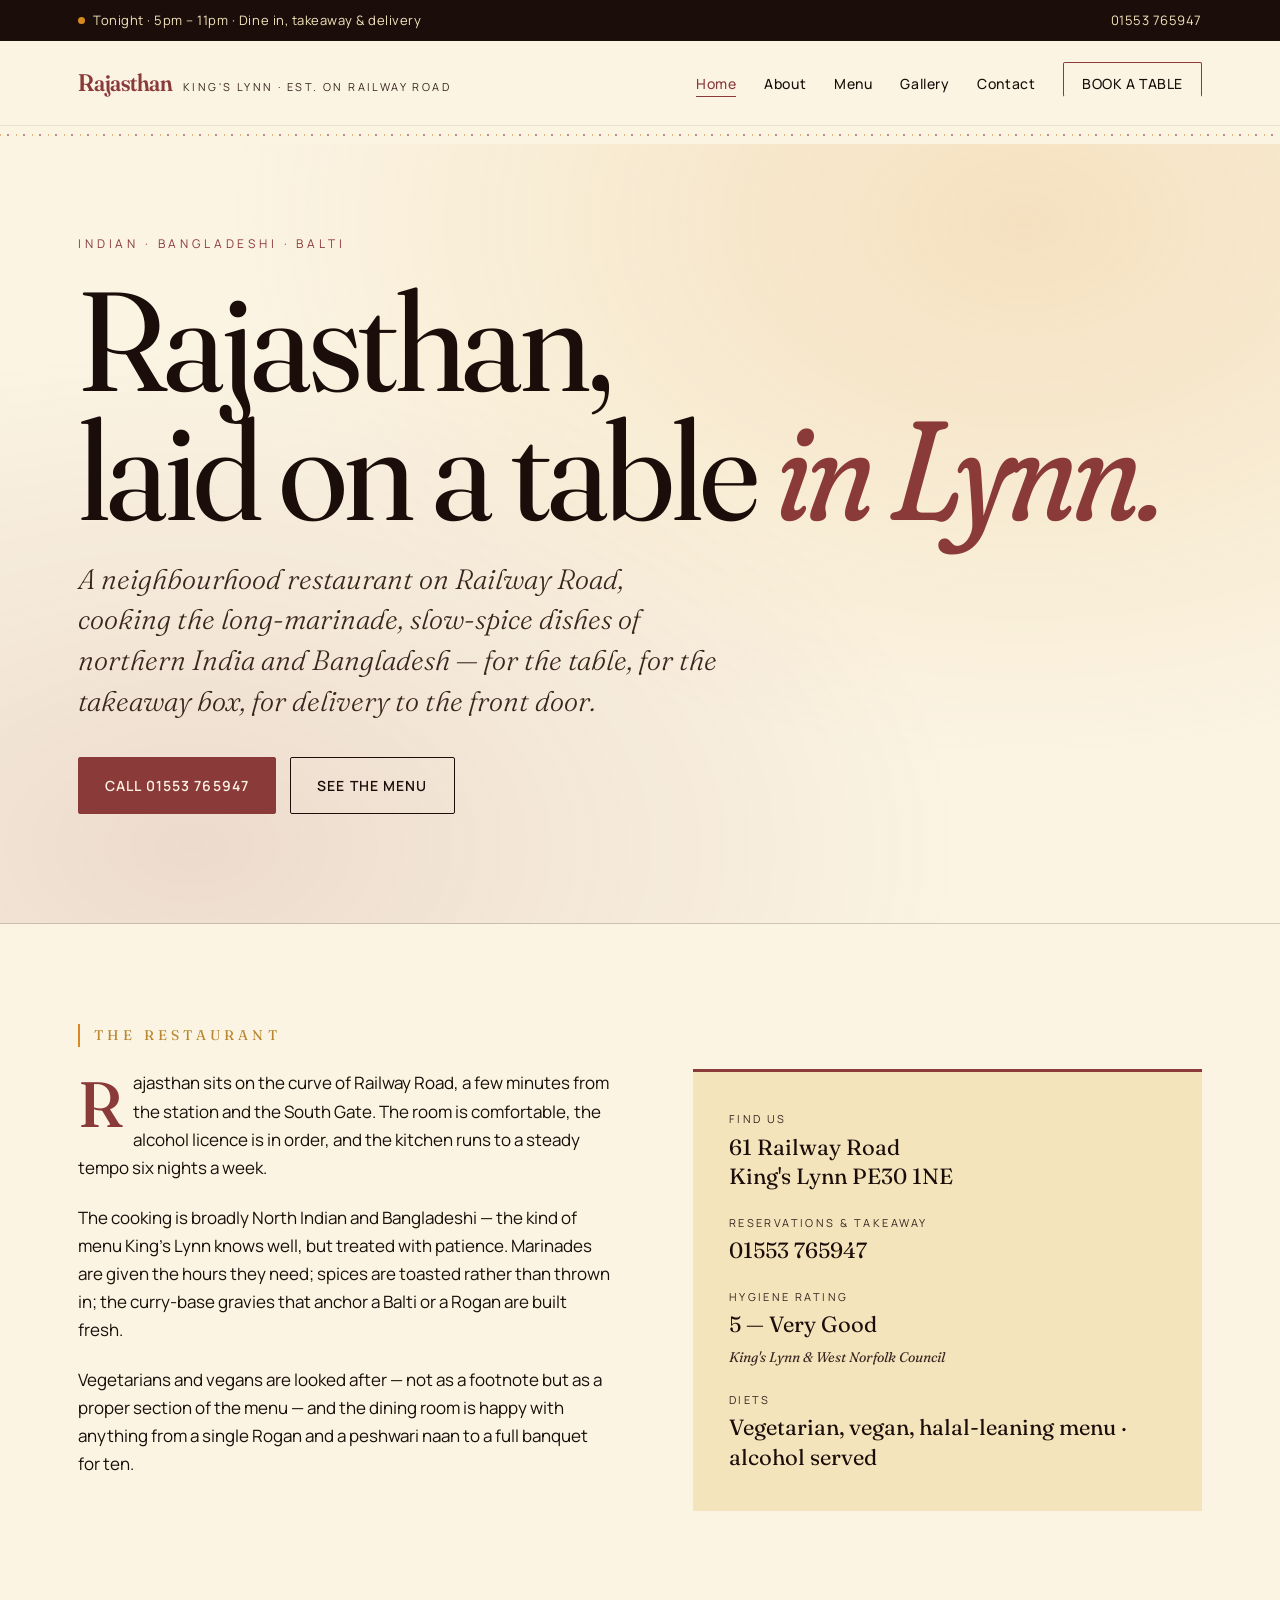
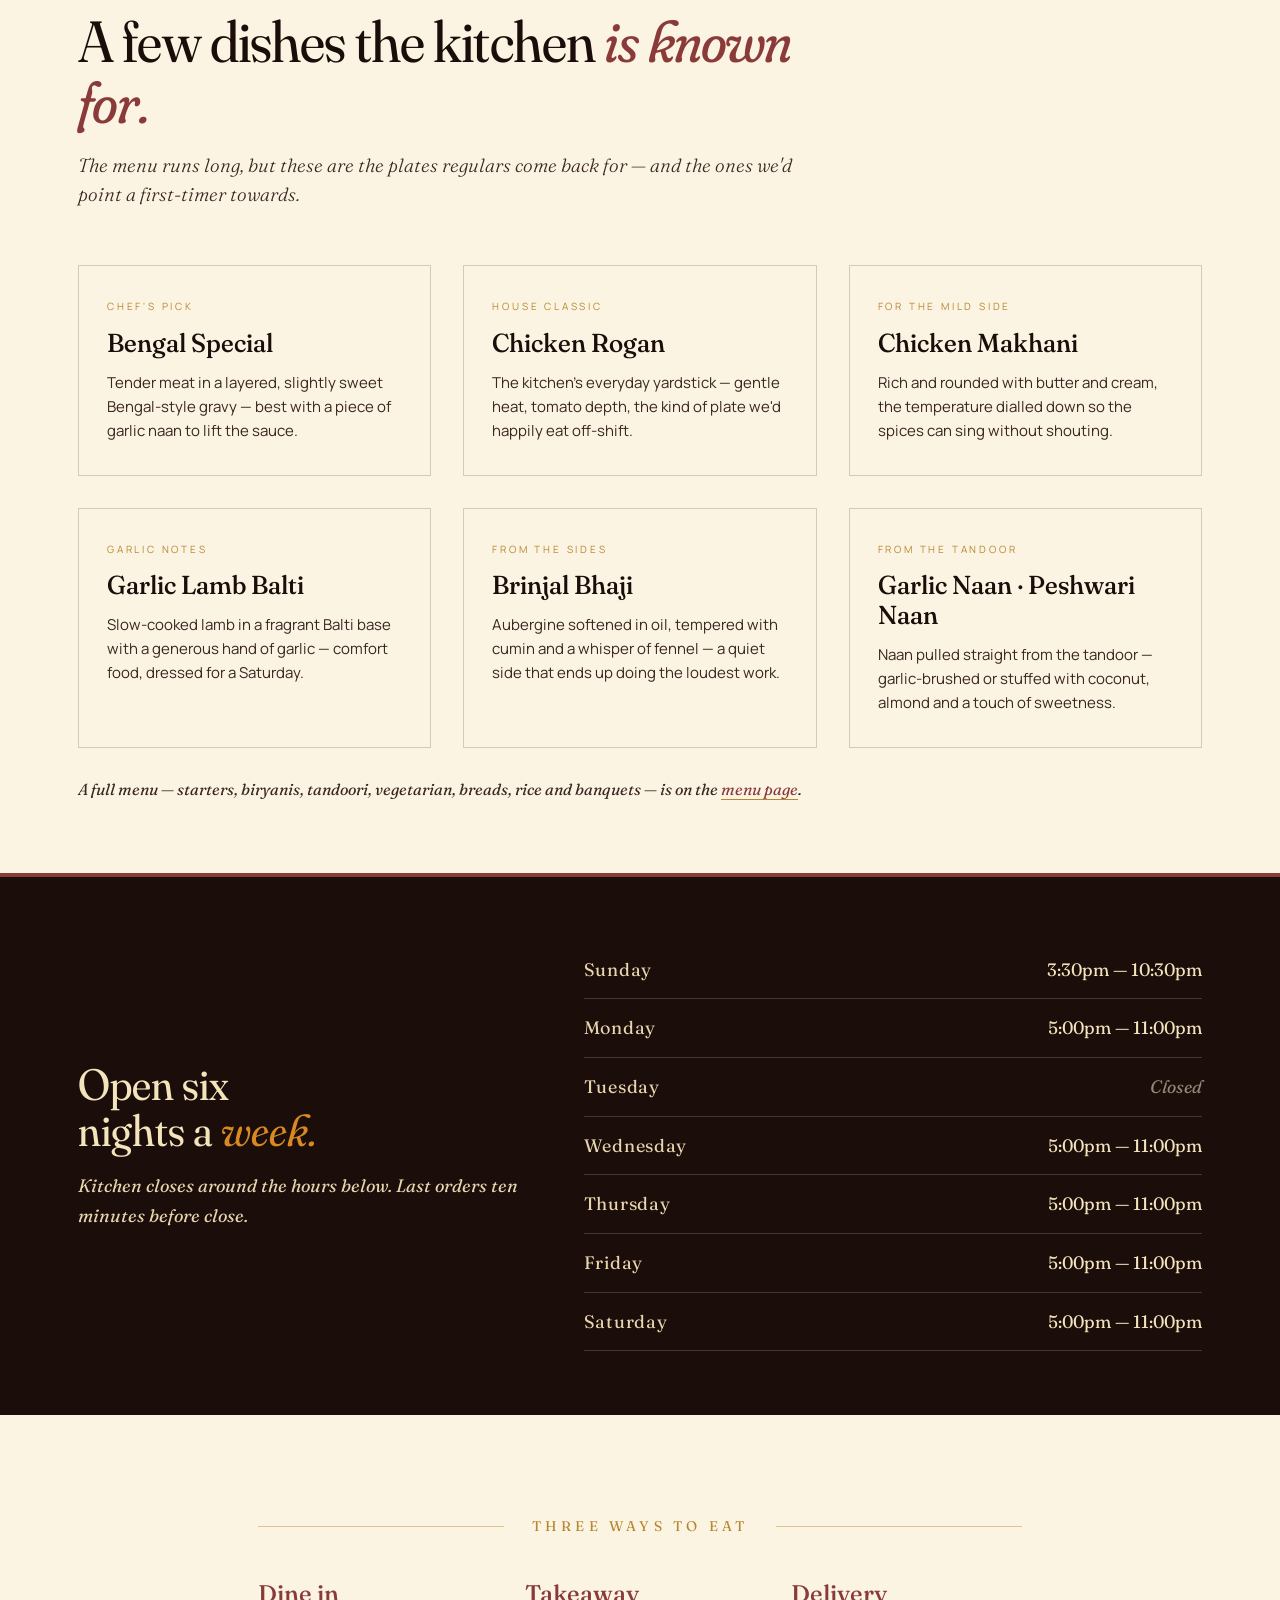
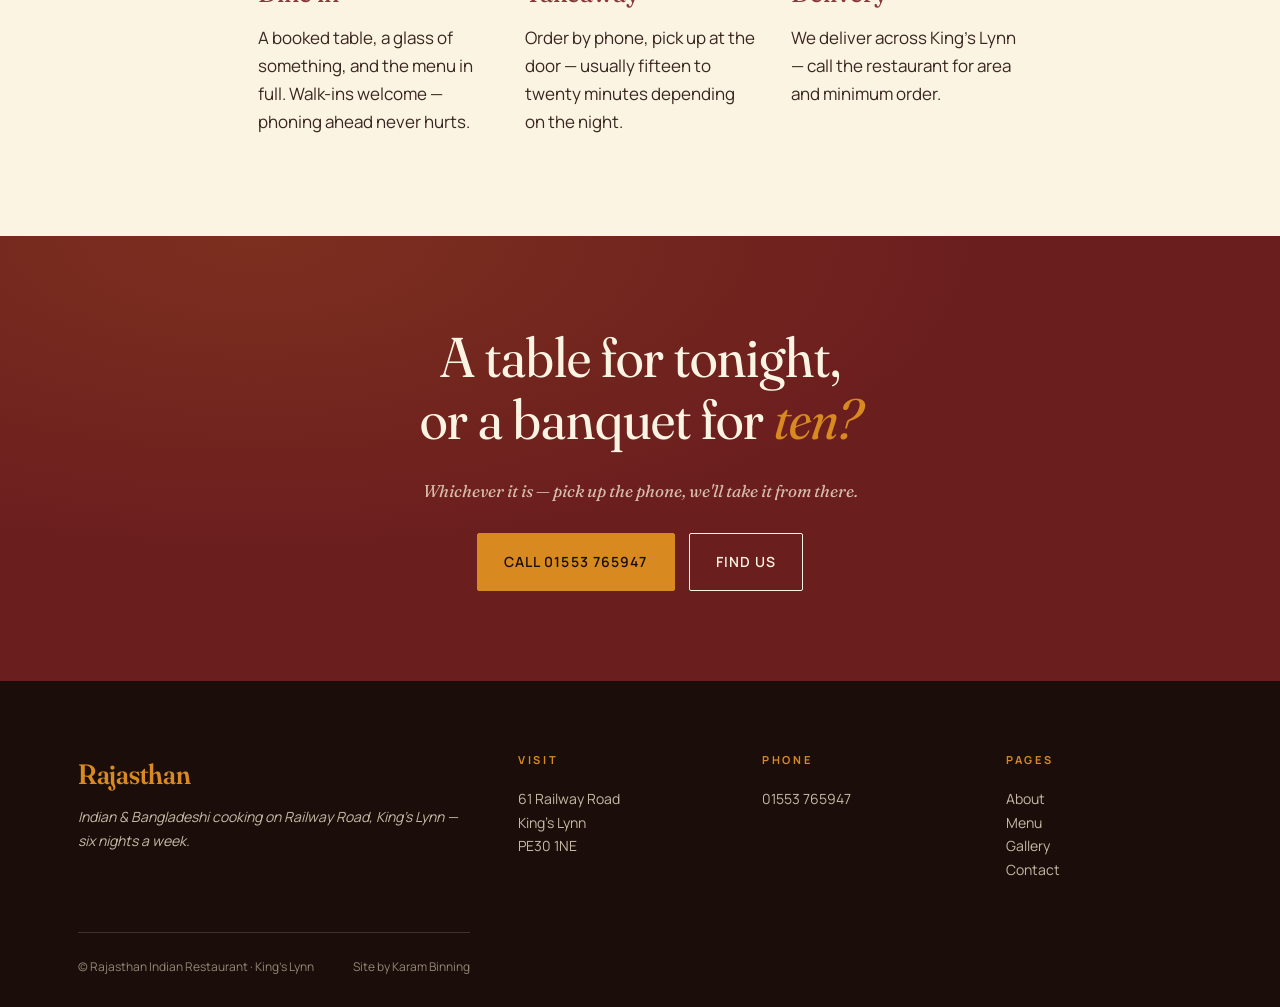
<file: index.html>
<!DOCTYPE html>
<html lang="en">
<head>
<meta charset="utf-8">
<meta name="viewport" content="width=device-width, initial-scale=1">
<title>Rajasthan Indian Restaurant — King's Lynn</title>
<meta name="description" content="Rajasthan Indian Restaurant on Railway Road, King's Lynn. Indian and Bangladeshi cooking, Balti, vegetarian and vegan. Open Sunday and Monday to Saturday — closed Tuesdays.">
<link rel="stylesheet" href="style.css">
</head>
<body>

<div class="topbar">
  <div class="wrap">
    <span class="open-status">Tonight · 5pm – 11pm · Dine in, takeaway &amp; delivery</span>
    <a href="tel:+441553765947">01553 765947</a>
  </div>
</div>

<header class="site-header">
  <div class="wrap">
    <a href="index.html" class="brand">
      <span class="brand-mark">Rajasthan</span>
      <span class="brand-sub">King's Lynn · est. on Railway Road</span>
    </a>
    <nav class="main-nav">
      <ul>
        <li><a href="index.html" class="is-current">Home</a></li>
        <li><a href="about.html">About</a></li>
        <li><a href="services.html">Menu</a></li>
        <li><a href="gallery.html">Gallery</a></li>
        <li><a href="contact.html">Contact</a></li>
        <li><a href="tel:+441553765947" class="nav-cta">Book a table</a></li>
      </ul>
    </nav>
  </div>
</header>

<div class="jali"></div>

<section class="hero">
  <div class="wrap">
    <p class="hero-eyebrow">Indian &middot; Bangladeshi &middot; Balti</p>
    <h1>Rajasthan,<br>laid on a table <span class="accent">in&nbsp;Lynn.</span></h1>
    <p class="hero-lede">A neighbourhood restaurant on Railway Road, cooking the long-marinade, slow-spice dishes of northern India and Bangladesh — for the table, for the takeaway box, for delivery to the front door.</p>
    <div class="hero-meta">
      <a href="tel:+441553765947" class="btn btn-primary">Call 01553 765947</a>
      <a href="services.html" class="btn btn-ghost">See the menu</a>
    </div>
  </div>
</section>

<section>
  <div class="wrap">
    <p class="rule left"><span class="rule-text">The restaurant</span></p>
    <div class="intro-grid">
      <div class="lead">
        <p>Rajasthan sits on the curve of Railway Road, a few minutes from the station and the South Gate. The room is comfortable, the alcohol licence is in order, and the kitchen runs to a steady tempo six nights a week.</p>
        <p>The cooking is broadly North Indian and Bangladeshi — the kind of menu King's Lynn knows well, but treated with patience. Marinades are given the hours they need; spices are toasted rather than thrown in; the curry-base gravies that anchor a Balti or a Rogan are built fresh.</p>
        <p>Vegetarians and vegans are looked after — not as a footnote but as a proper section of the menu — and the dining room is happy with anything from a single Rogan and a peshwari naan to a full banquet for ten.</p>
      </div>
      <aside class="facts">
        <dl>
          <dt>Find us</dt>
          <dd>61 Railway Road<br>King's Lynn PE30 1NE</dd>
          <dt>Reservations &amp; takeaway</dt>
          <dd><a href="tel:+441553765947">01553 765947</a></dd>
          <dt>Hygiene rating</dt>
          <dd>5 — Very Good<br><span style="font-size:14px;color:var(--ink-soft);font-style:italic;">King's Lynn &amp; West Norfolk Council</span></dd>
          <dt>Diets</dt>
          <dd>Vegetarian, vegan, halal-leaning menu &middot; alcohol served</dd>
        </dl>
      </aside>
    </div>
  </div>
</section>

<section class="tight" style="padding-top:0;">
  <div class="wrap">
    <header class="section-head">
      <h2>A few dishes the kitchen <em>is known for.</em></h2>
      <p>The menu runs long, but these are the plates regulars come back for — and the ones we'd point a first-timer towards.</p>
    </header>
    <div class="dish-grid">
      <article class="dish-card reveal">
        <span class="badge">Chef's pick</span>
        <h3>Bengal Special</h3>
        <p>Tender meat in a layered, slightly sweet Bengal-style gravy — best with a piece of garlic naan to lift the sauce.</p>
      </article>
      <article class="dish-card reveal">
        <span class="badge">House classic</span>
        <h3>Chicken Rogan</h3>
        <p>The kitchen's everyday yardstick — gentle heat, tomato depth, the kind of plate we'd happily eat off-shift.</p>
      </article>
      <article class="dish-card reveal">
        <span class="badge">For the mild side</span>
        <h3>Chicken Makhani</h3>
        <p>Rich and rounded with butter and cream, the temperature dialled down so the spices can sing without shouting.</p>
      </article>
      <article class="dish-card reveal">
        <span class="badge">Garlic notes</span>
        <h3>Garlic Lamb Balti</h3>
        <p>Slow-cooked lamb in a fragrant Balti base with a generous hand of garlic — comfort food, dressed for a Saturday.</p>
      </article>
      <article class="dish-card reveal">
        <span class="badge">From the sides</span>
        <h3>Brinjal Bhaji</h3>
        <p>Aubergine softened in oil, tempered with cumin and a whisper of fennel — a quiet side that ends up doing the loudest work.</p>
      </article>
      <article class="dish-card reveal">
        <span class="badge">From the tandoor</span>
        <h3>Garlic Naan &middot; Peshwari Naan</h3>
        <p>Naan pulled straight from the tandoor — garlic-brushed or stuffed with coconut, almond and a touch of sweetness.</p>
      </article>
    </div>
    <p style="margin-top:28px;font-family:'Fraunces',serif;font-style:italic;color:var(--ink-soft);font-size:16px;">A full menu — starters, biryanis, tandoori, vegetarian, breads, rice and banquets — is on the <a href="services.html" style="color:var(--red);border-bottom:1px solid var(--gold);">menu page</a>.</p>
  </div>
</section>

<section class="hours-band">
  <div class="wrap">
    <div>
      <h2>Open six<br>nights a <em>week.</em></h2>
      <p style="margin-top:18px;font-family:'Fraunces',serif;font-style:italic;font-size:18px;color:var(--sand-deep);">Kitchen closes around the hours below. Last orders ten minutes before close.</p>
    </div>
    <table class="hours-table">
      <tr><td>Sunday</td><td>3:30pm — 10:30pm</td></tr>
      <tr><td>Monday</td><td>5:00pm — 11:00pm</td></tr>
      <tr><td>Tuesday</td><td class="closed">Closed</td></tr>
      <tr><td>Wednesday</td><td>5:00pm — 11:00pm</td></tr>
      <tr><td>Thursday</td><td>5:00pm — 11:00pm</td></tr>
      <tr><td>Friday</td><td>5:00pm — 11:00pm</td></tr>
      <tr><td>Saturday</td><td>5:00pm — 11:00pm</td></tr>
    </table>
  </div>
</section>

<section>
  <div class="wrap-narrow" style="text-align:center;">
    <p class="rule"><span style="background:var(--cream);padding:0 14px;">Three ways to eat</span></p>
    <div style="display:grid;grid-template-columns:repeat(3,1fr);gap:36px;margin-top:36px;text-align:left;" class="three-ways">
      <div>
        <h3 style="font-family:'Fraunces',serif;font-weight:500;font-size:24px;color:var(--red);margin-bottom:10px;">Dine in</h3>
        <p style="color:var(--ink-soft);">A booked table, a glass of something, and the menu in full. Walk-ins welcome — phoning ahead never hurts.</p>
      </div>
      <div>
        <h3 style="font-family:'Fraunces',serif;font-weight:500;font-size:24px;color:var(--red);margin-bottom:10px;">Takeaway</h3>
        <p style="color:var(--ink-soft);">Order by phone, pick up at the door — usually fifteen to twenty minutes depending on the night.</p>
      </div>
      <div>
        <h3 style="font-family:'Fraunces',serif;font-weight:500;font-size:24px;color:var(--red);margin-bottom:10px;">Delivery</h3>
        <p style="color:var(--ink-soft);">We deliver across King's Lynn — call the restaurant for area and minimum order.</p>
      </div>
    </div>
  </div>
</section>

<section class="cta-band">
  <div class="wrap-narrow">
    <h2>A table for tonight,<br>or a banquet for <em>ten?</em></h2>
    <p class="meta">Whichever it is — pick up the phone, we'll take it from there.</p>
    <div style="display:flex;gap:14px;justify-content:center;flex-wrap:wrap;">
      <a href="tel:+441553765947" class="btn btn-primary">Call 01553 765947</a>
      <a href="contact.html" class="btn btn-ghost">Find us</a>
    </div>
  </div>
</section>

<footer>
  <div class="wrap">
    <div>
      <div class="brand-mark">Rajasthan</div>
      <p style="font-style:italic;">Indian &amp; Bangladeshi cooking on Railway Road, King's Lynn — six nights a week.</p>
    </div>
    <div>
      <h5>Visit</h5>
      <p>61 Railway Road<br>King's Lynn<br>PE30 1NE</p>
    </div>
    <div>
      <h5>Phone</h5>
      <p><a href="tel:+441553765947">01553 765947</a></p>
    </div>
    <div>
      <h5>Pages</h5>
      <ul>
        <li><a href="about.html">About</a></li>
        <li><a href="services.html">Menu</a></li>
        <li><a href="gallery.html">Gallery</a></li>
        <li><a href="contact.html">Contact</a></li>
      </ul>
    </div>
  </div>
  <div class="wrap">
    <div class="legal">
      <span>&copy; Rajasthan Indian Restaurant · King's Lynn</span>
      <span>Site by Karam Binning</span>
    </div>
  </div>
</footer>

<script>
  const io = new IntersectionObserver((entries) => {
    entries.forEach(e => { if (e.isIntersecting) { e.target.classList.add('in'); io.unobserve(e.target); }});
  }, { threshold: 0.18 });
  document.querySelectorAll('.reveal').forEach(el => io.observe(el));
</script>

</body>
</html>
</file>
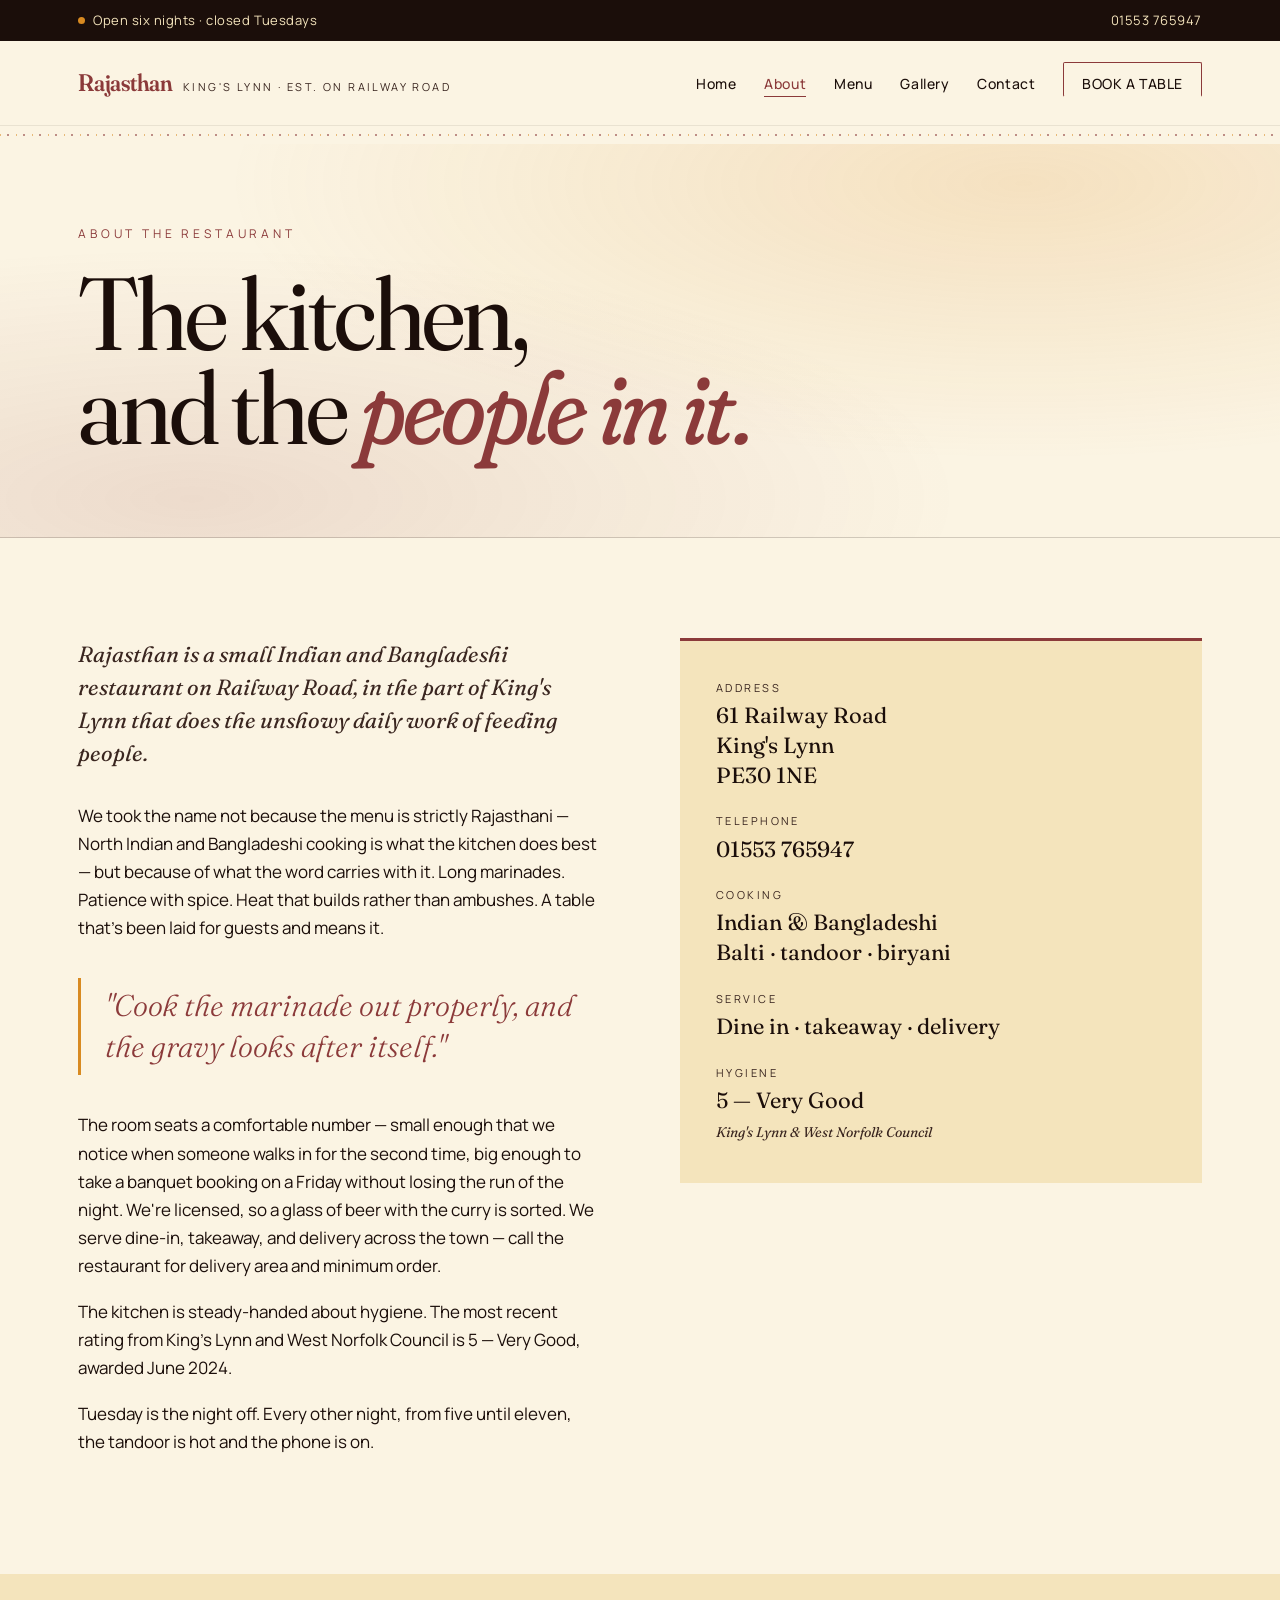
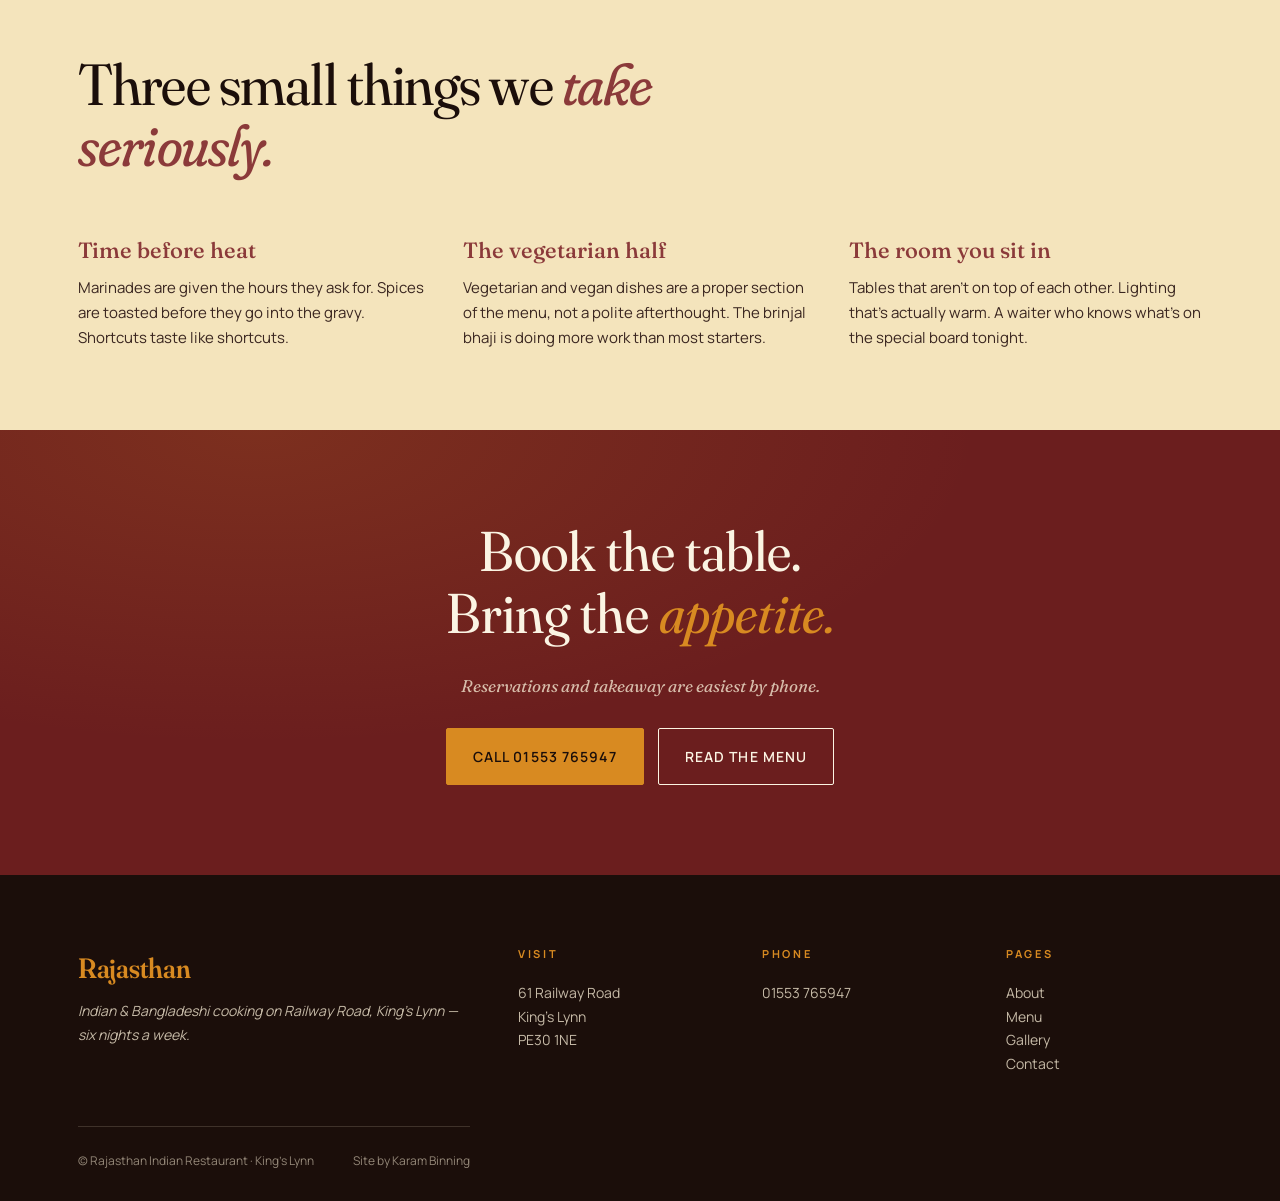
<file: about.html>
<!DOCTYPE html>
<html lang="en">
<head>
<meta charset="utf-8">
<meta name="viewport" content="width=device-width, initial-scale=1">
<title>About — Rajasthan Indian Restaurant, King's Lynn</title>
<meta name="description" content="A small, steady Indian and Bangladeshi restaurant on Railway Road in King's Lynn. How we cook, what we look after, and how to find us.">
<link rel="stylesheet" href="style.css">
</head>
<body>

<div class="topbar">
  <div class="wrap">
    <span class="open-status">Open six nights · closed Tuesdays</span>
    <a href="tel:+441553765947">01553 765947</a>
  </div>
</div>

<header class="site-header">
  <div class="wrap">
    <a href="index.html" class="brand">
      <span class="brand-mark">Rajasthan</span>
      <span class="brand-sub">King's Lynn · est. on Railway Road</span>
    </a>
    <nav class="main-nav">
      <ul>
        <li><a href="index.html">Home</a></li>
        <li><a href="about.html" class="is-current">About</a></li>
        <li><a href="services.html">Menu</a></li>
        <li><a href="gallery.html">Gallery</a></li>
        <li><a href="contact.html">Contact</a></li>
        <li><a href="tel:+441553765947" class="nav-cta">Book a table</a></li>
      </ul>
    </nav>
  </div>
</header>

<div class="jali"></div>

<section class="hero" style="padding:80px 0 60px;">
  <div class="wrap">
    <p class="hero-eyebrow">About the restaurant</p>
    <h1 style="font-size:clamp(48px,8vw,108px);">The kitchen,<br>and the <span class="accent">people in it.</span></h1>
  </div>
</section>

<section>
  <div class="wrap">
    <div class="about-grid">
      <div>
        <p style="font-family:'Fraunces',serif;font-style:italic;font-size:22px;line-height:1.5;color:var(--ink-soft);margin-bottom:32px;">Rajasthan is a small Indian and Bangladeshi restaurant on Railway Road, in the part of King's Lynn that does the unshowy daily work of feeding people.</p>

        <p>We took the name not because the menu is strictly Rajasthani — North Indian and Bangladeshi cooking is what the kitchen does best — but because of what the word carries with it. Long marinades. Patience with spice. Heat that builds rather than ambushes. A table that's been laid for guests and means it.</p>

        <div class="pullquote">"Cook the marinade out properly, and the gravy looks after itself."</div>

        <p>The room seats a comfortable number — small enough that we notice when someone walks in for the second time, big enough to take a banquet booking on a Friday without losing the run of the night. We're licensed, so a glass of beer with the curry is sorted. We serve dine-in, takeaway, and delivery across the town — call the restaurant for delivery area and minimum order.</p>

        <p>The kitchen is steady-handed about hygiene. The most recent rating from King's Lynn and West Norfolk Council is 5 — Very Good, awarded June 2024.</p>

        <p>Tuesday is the night off. Every other night, from five until eleven, the tandoor is hot and the phone is on.</p>
      </div>

      <aside class="col-right">
        <div class="facts">
          <dl>
            <dt>Address</dt>
            <dd>61 Railway Road<br>King's Lynn<br>PE30 1NE</dd>
            <dt>Telephone</dt>
            <dd><a href="tel:+441553765947">01553 765947</a></dd>
            <dt>Cooking</dt>
            <dd>Indian &amp; Bangladeshi<br>Balti &middot; tandoor &middot; biryani</dd>
            <dt>Service</dt>
            <dd>Dine in &middot; takeaway &middot; delivery</dd>
            <dt>Hygiene</dt>
            <dd>5 — Very Good<br><span style="font-size:14px;color:var(--ink-soft);font-style:italic;">King's Lynn &amp; West Norfolk Council</span></dd>
          </dl>
        </div>
      </aside>
    </div>
  </div>
</section>

<section style="background:var(--sand);padding:80px 0;">
  <div class="wrap">
    <header class="section-head">
      <h2>Three small things we <em>take seriously.</em></h2>
    </header>
    <div class="values">
      <div class="value">
        <h4>Time before heat</h4>
        <p>Marinades are given the hours they ask for. Spices are toasted before they go into the gravy. Shortcuts taste like shortcuts.</p>
      </div>
      <div class="value">
        <h4>The vegetarian half</h4>
        <p>Vegetarian and vegan dishes are a proper section of the menu, not a polite afterthought. The brinjal bhaji is doing more work than most starters.</p>
      </div>
      <div class="value">
        <h4>The room you sit in</h4>
        <p>Tables that aren't on top of each other. Lighting that's actually warm. A waiter who knows what's on the special board tonight.</p>
      </div>
    </div>
  </div>
</section>

<section class="cta-band">
  <div class="wrap-narrow">
    <h2>Book the table.<br>Bring the <em>appetite.</em></h2>
    <p class="meta">Reservations and takeaway are easiest by phone.</p>
    <div style="display:flex;gap:14px;justify-content:center;flex-wrap:wrap;">
      <a href="tel:+441553765947" class="btn btn-primary">Call 01553 765947</a>
      <a href="services.html" class="btn btn-ghost">Read the menu</a>
    </div>
  </div>
</section>

<footer>
  <div class="wrap">
    <div>
      <div class="brand-mark">Rajasthan</div>
      <p style="font-style:italic;">Indian &amp; Bangladeshi cooking on Railway Road, King's Lynn — six nights a week.</p>
    </div>
    <div>
      <h5>Visit</h5>
      <p>61 Railway Road<br>King's Lynn<br>PE30 1NE</p>
    </div>
    <div>
      <h5>Phone</h5>
      <p><a href="tel:+441553765947">01553 765947</a></p>
    </div>
    <div>
      <h5>Pages</h5>
      <ul>
        <li><a href="about.html">About</a></li>
        <li><a href="services.html">Menu</a></li>
        <li><a href="gallery.html">Gallery</a></li>
        <li><a href="contact.html">Contact</a></li>
      </ul>
    </div>
  </div>
  <div class="wrap">
    <div class="legal">
      <span>&copy; Rajasthan Indian Restaurant · King's Lynn</span>
      <span>Site by Karam Binning</span>
    </div>
  </div>
</footer>

</body>
</html>
</file>
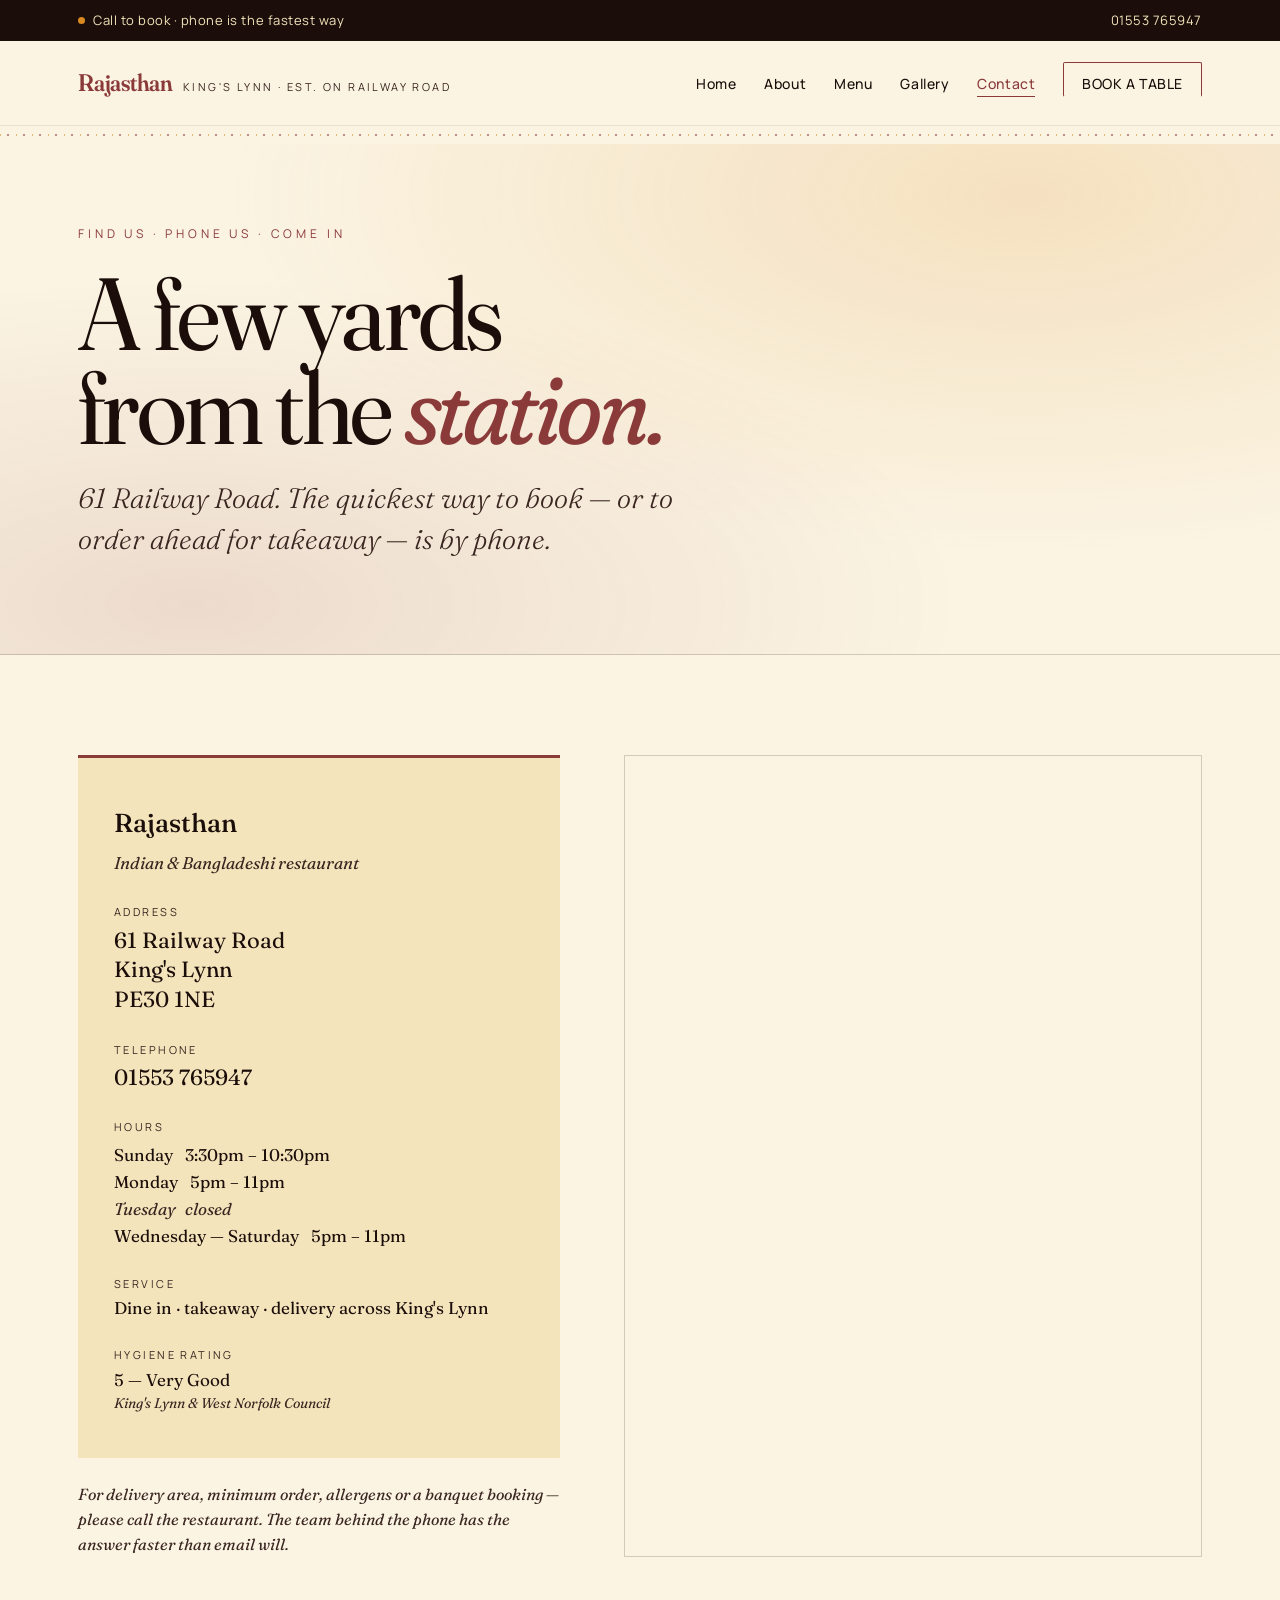
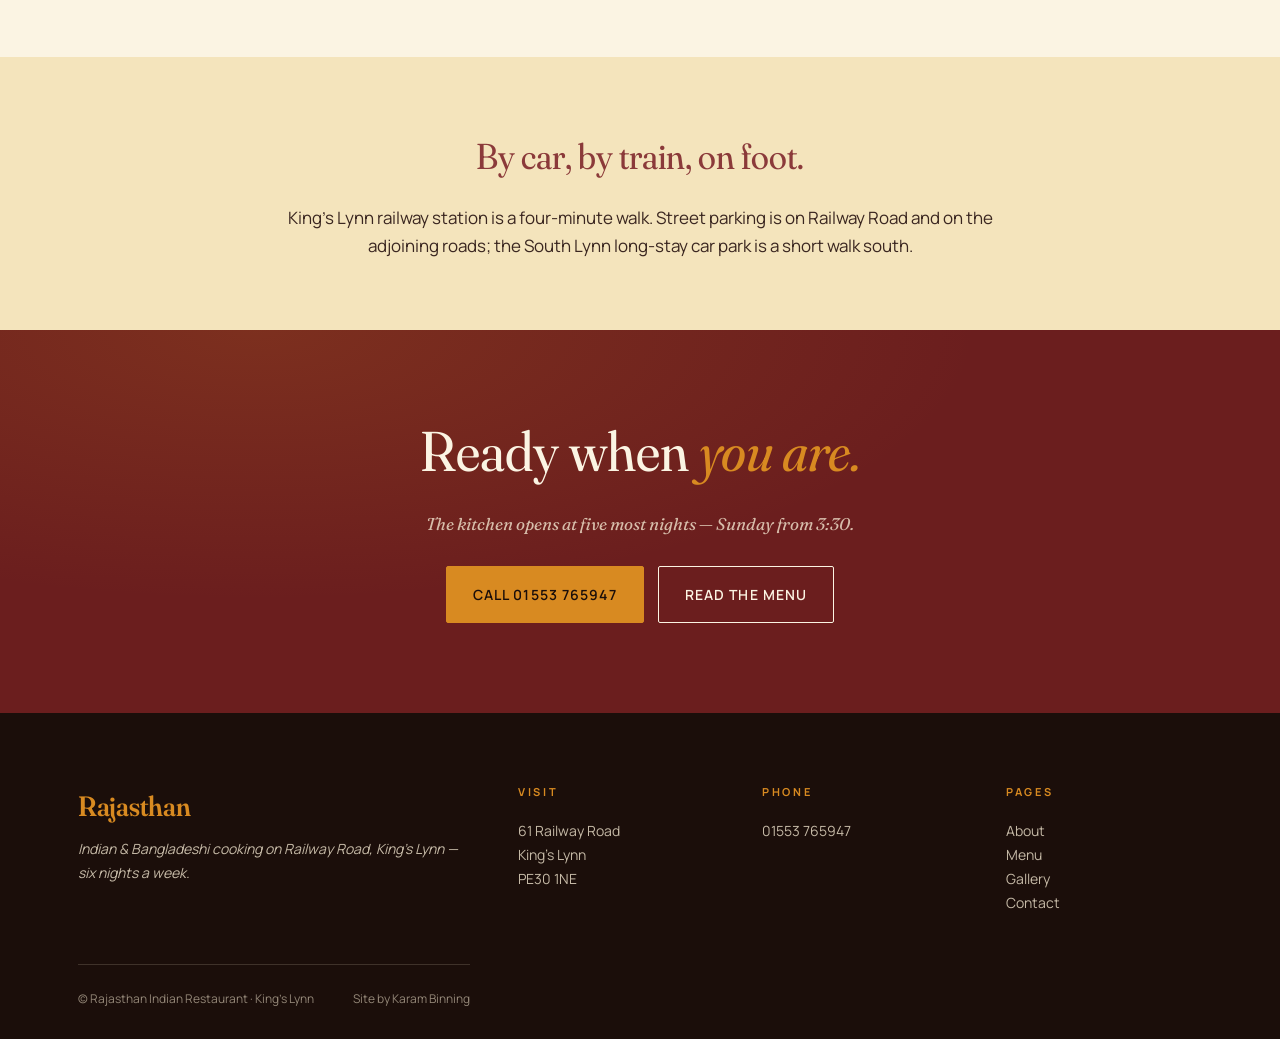
<file: contact.html>
<!DOCTYPE html>
<html lang="en">
<head>
<meta charset="utf-8">
<meta name="viewport" content="width=device-width, initial-scale=1">
<title>Contact — Rajasthan Indian Restaurant, King's Lynn</title>
<meta name="description" content="Call 01553 765947 to book a table or order takeaway from Rajasthan Indian Restaurant, 61 Railway Road, King's Lynn PE30 1NE.">
<link rel="stylesheet" href="style.css">
</head>
<body>

<div class="topbar">
  <div class="wrap">
    <span class="open-status">Call to book · phone is the fastest way</span>
    <a href="tel:+441553765947">01553 765947</a>
  </div>
</div>

<header class="site-header">
  <div class="wrap">
    <a href="index.html" class="brand">
      <span class="brand-mark">Rajasthan</span>
      <span class="brand-sub">King's Lynn · est. on Railway Road</span>
    </a>
    <nav class="main-nav">
      <ul>
        <li><a href="index.html">Home</a></li>
        <li><a href="about.html">About</a></li>
        <li><a href="services.html">Menu</a></li>
        <li><a href="gallery.html">Gallery</a></li>
        <li><a href="contact.html" class="is-current">Contact</a></li>
        <li><a href="tel:+441553765947" class="nav-cta">Book a table</a></li>
      </ul>
    </nav>
  </div>
</header>

<div class="jali"></div>

<section class="hero" style="padding:80px 0 60px;">
  <div class="wrap">
    <p class="hero-eyebrow">Find us · phone us · come in</p>
    <h1 style="font-size:clamp(48px,8vw,108px);">A few yards<br>from the <span class="accent">station.</span></h1>
    <p class="hero-lede" style="margin-top:24px;">61 Railway Road. The quickest way to book — or to order ahead for takeaway — is by phone.</p>
  </div>
</section>

<section>
  <div class="wrap">
    <div class="contact-grid">
      <div>
        <div class="contact-card">
          <h3>Rajasthan</h3>
          <p style="font-family:'Fraunces',serif;font-style:italic;color:var(--ink-soft);">Indian &amp; Bangladeshi restaurant</p>

          <div class="row">
            <div class="label">Address</div>
            <div class="val">61 Railway Road<br>King's Lynn<br>PE30 1NE</div>
          </div>

          <div class="row">
            <div class="label">Telephone</div>
            <div class="val"><a href="tel:+441553765947">01553 765947</a></div>
          </div>

          <div class="row">
            <div class="label">Hours</div>
            <div class="val" style="font-size:17px;line-height:1.6;">
              Sunday &nbsp; 3:30pm – 10:30pm<br>
              Monday &nbsp; 5pm – 11pm<br>
              <span style="color:var(--ink-soft);font-style:italic;">Tuesday &nbsp; closed</span><br>
              Wednesday — Saturday &nbsp; 5pm – 11pm
            </div>
          </div>

          <div class="row">
            <div class="label">Service</div>
            <div class="val" style="font-size:17px;">Dine in &middot; takeaway &middot; delivery across King's Lynn</div>
          </div>

          <div class="row">
            <div class="label">Hygiene rating</div>
            <div class="val" style="font-size:17px;">5 — Very Good<br><span style="font-size:14px;color:var(--ink-soft);font-style:italic;">King's Lynn &amp; West Norfolk Council</span></div>
          </div>
        </div>

        <p style="font-family:'Fraunces',serif;font-style:italic;color:var(--ink-soft);font-size:16px;margin-top:24px;line-height:1.55;">For delivery area, minimum order, allergens or a banquet booking — please call the restaurant. The team behind the phone has the answer faster than email will.</p>
      </div>

      <div class="map-frame">
        <iframe
          loading="lazy"
          referrerpolicy="no-referrer-when-downgrade"
          src="https://www.google.com/maps?q=61+Railway+Road+King%27s+Lynn+PE30+1NE&output=embed"
          title="Map showing Rajasthan Indian Restaurant, 61 Railway Road, King's Lynn">
        </iframe>
      </div>
    </div>
  </div>
</section>

<section style="background:var(--sand);padding:70px 0;">
  <div class="wrap-narrow" style="text-align:center;">
    <h2 style="font-family:'Fraunces',serif;font-weight:400;font-size:36px;color:var(--red);font-variation-settings:'SOFT' 50,'opsz' 96;margin-bottom:18px;">By car, by train, on foot.</h2>
    <p style="color:var(--ink-soft);font-size:17px;">King's Lynn railway station is a four-minute walk. Street parking is on Railway Road and on the adjoining roads; the South Lynn long-stay car park is a short walk south.</p>
  </div>
</section>

<section class="cta-band">
  <div class="wrap-narrow">
    <h2>Ready when <em>you are.</em></h2>
    <p class="meta">The kitchen opens at five most nights — Sunday from 3:30.</p>
    <div style="display:flex;gap:14px;justify-content:center;flex-wrap:wrap;">
      <a href="tel:+441553765947" class="btn btn-primary">Call 01553 765947</a>
      <a href="services.html" class="btn btn-ghost">Read the menu</a>
    </div>
  </div>
</section>

<footer>
  <div class="wrap">
    <div>
      <div class="brand-mark">Rajasthan</div>
      <p style="font-style:italic;">Indian &amp; Bangladeshi cooking on Railway Road, King's Lynn — six nights a week.</p>
    </div>
    <div>
      <h5>Visit</h5>
      <p>61 Railway Road<br>King's Lynn<br>PE30 1NE</p>
    </div>
    <div>
      <h5>Phone</h5>
      <p><a href="tel:+441553765947">01553 765947</a></p>
    </div>
    <div>
      <h5>Pages</h5>
      <ul>
        <li><a href="about.html">About</a></li>
        <li><a href="services.html">Menu</a></li>
        <li><a href="gallery.html">Gallery</a></li>
        <li><a href="contact.html">Contact</a></li>
      </ul>
    </div>
  </div>
  <div class="wrap">
    <div class="legal">
      <span>&copy; Rajasthan Indian Restaurant · King's Lynn</span>
      <span>Site by Karam Binning</span>
    </div>
  </div>
</footer>

</body>
</html>
</file>
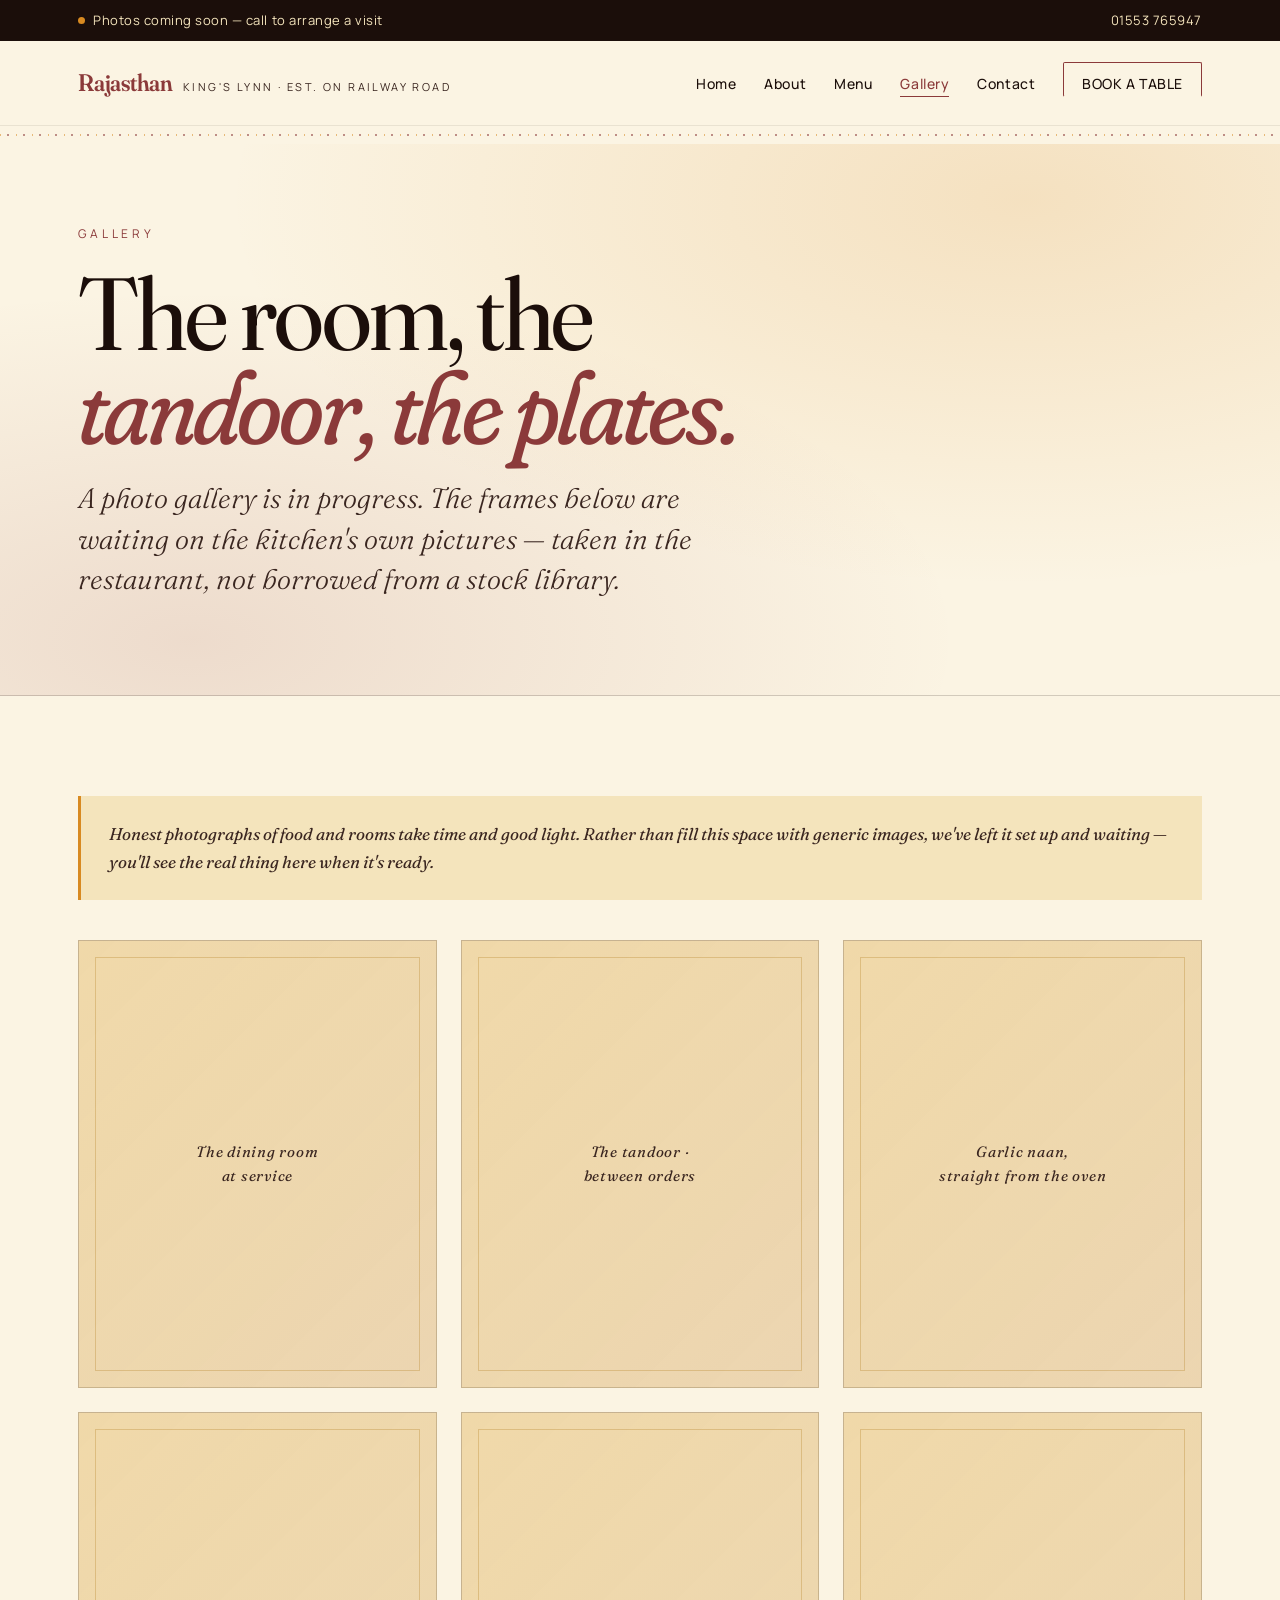
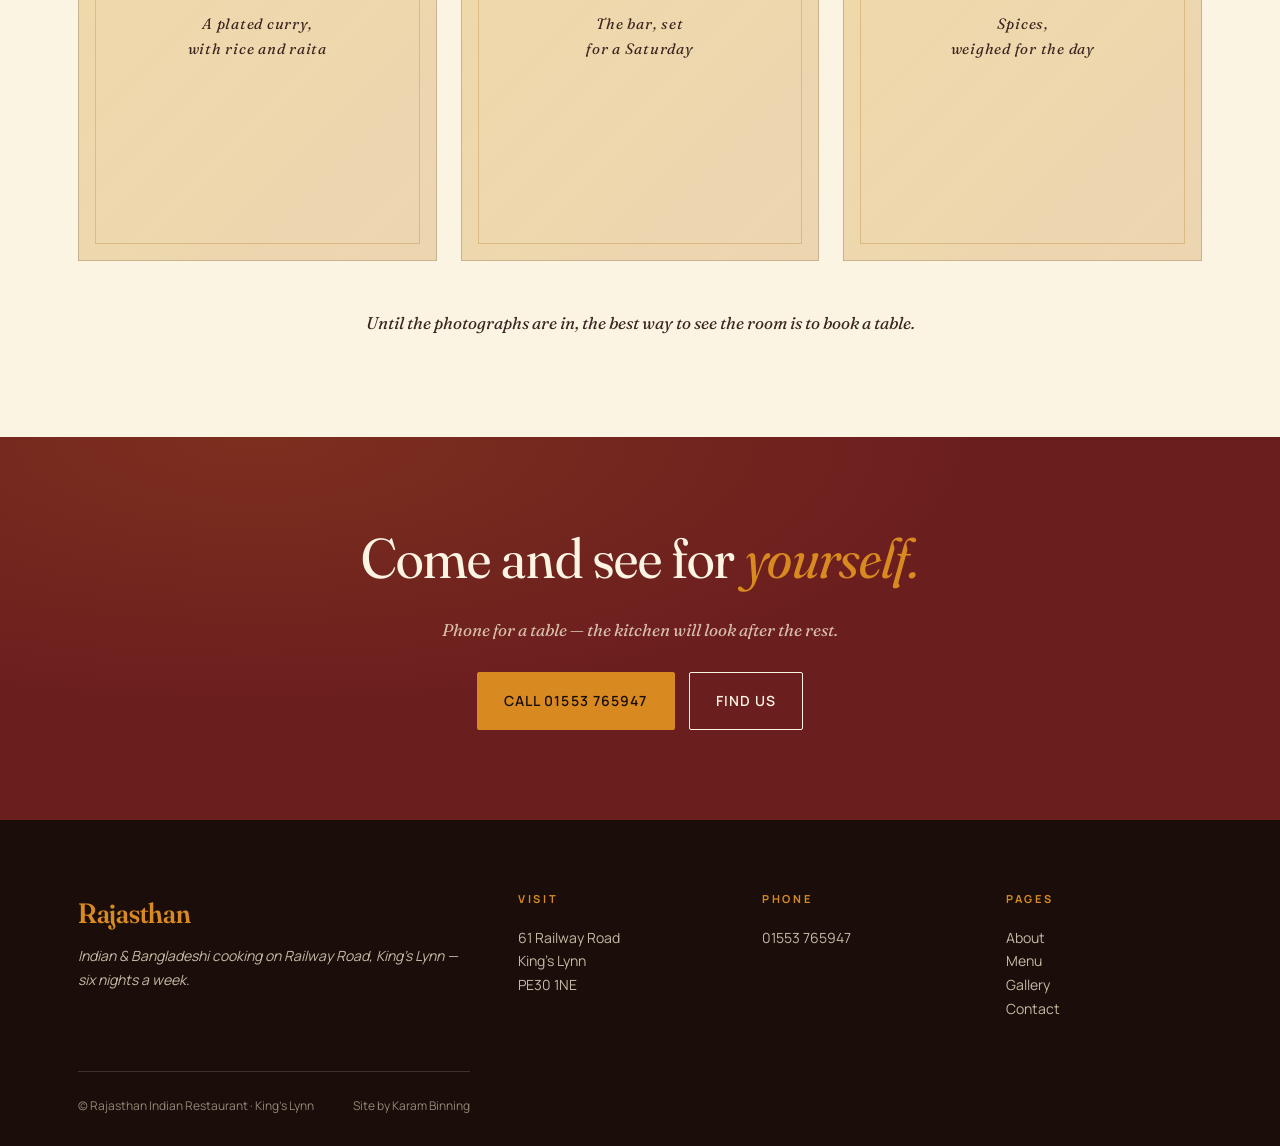
<file: gallery.html>
<!DOCTYPE html>
<html lang="en">
<head>
<meta charset="utf-8">
<meta name="viewport" content="width=device-width, initial-scale=1">
<title>Gallery — Rajasthan Indian Restaurant, King's Lynn</title>
<meta name="description" content="A space for photographs of Rajasthan Indian Restaurant on Railway Road, King's Lynn — the room, the tandoor, the dishes.">
<link rel="stylesheet" href="style.css">
</head>
<body>

<div class="topbar">
  <div class="wrap">
    <span class="open-status">Photos coming soon — call to arrange a visit</span>
    <a href="tel:+441553765947">01553 765947</a>
  </div>
</div>

<header class="site-header">
  <div class="wrap">
    <a href="index.html" class="brand">
      <span class="brand-mark">Rajasthan</span>
      <span class="brand-sub">King's Lynn · est. on Railway Road</span>
    </a>
    <nav class="main-nav">
      <ul>
        <li><a href="index.html">Home</a></li>
        <li><a href="about.html">About</a></li>
        <li><a href="services.html">Menu</a></li>
        <li><a href="gallery.html" class="is-current">Gallery</a></li>
        <li><a href="contact.html">Contact</a></li>
        <li><a href="tel:+441553765947" class="nav-cta">Book a table</a></li>
      </ul>
    </nav>
  </div>
</header>

<div class="jali"></div>

<section class="hero" style="padding:80px 0 60px;">
  <div class="wrap">
    <p class="hero-eyebrow">Gallery</p>
    <h1 style="font-size:clamp(48px,8vw,108px);">The room, the<br><span class="accent">tandoor, the plates.</span></h1>
    <p class="hero-lede" style="margin-top:24px;">A photo gallery is in progress. The frames below are waiting on the kitchen's own pictures — taken in the restaurant, not borrowed from a stock library.</p>
  </div>
</section>

<section>
  <div class="wrap">
    <p class="gallery-note">Honest photographs of food and rooms take time and good light. Rather than fill this space with generic images, we've left it set up and waiting — you'll see the real thing here when it's ready.</p>

    <div class="gallery-grid">
      <div class="gallery-tile"><span>The dining room<br>at service</span></div>
      <div class="gallery-tile"><span>The tandoor &middot;<br>between orders</span></div>
      <div class="gallery-tile"><span>Garlic naan,<br>straight from the oven</span></div>
      <div class="gallery-tile"><span>A plated curry,<br>with rice and raita</span></div>
      <div class="gallery-tile"><span>The bar, set<br>for a Saturday</span></div>
      <div class="gallery-tile"><span>Spices,<br>weighed for the day</span></div>
    </div>

    <p style="font-family:'Fraunces',serif;font-style:italic;color:var(--ink-soft);font-size:17px;margin-top:48px;text-align:center;">Until the photographs are in, the best way to see the room is to book a table.</p>
  </div>
</section>

<section class="cta-band">
  <div class="wrap-narrow">
    <h2>Come and see for <em>yourself.</em></h2>
    <p class="meta">Phone for a table — the kitchen will look after the rest.</p>
    <div style="display:flex;gap:14px;justify-content:center;flex-wrap:wrap;">
      <a href="tel:+441553765947" class="btn btn-primary">Call 01553 765947</a>
      <a href="contact.html" class="btn btn-ghost">Find us</a>
    </div>
  </div>
</section>

<footer>
  <div class="wrap">
    <div>
      <div class="brand-mark">Rajasthan</div>
      <p style="font-style:italic;">Indian &amp; Bangladeshi cooking on Railway Road, King's Lynn — six nights a week.</p>
    </div>
    <div>
      <h5>Visit</h5>
      <p>61 Railway Road<br>King's Lynn<br>PE30 1NE</p>
    </div>
    <div>
      <h5>Phone</h5>
      <p><a href="tel:+441553765947">01553 765947</a></p>
    </div>
    <div>
      <h5>Pages</h5>
      <ul>
        <li><a href="about.html">About</a></li>
        <li><a href="services.html">Menu</a></li>
        <li><a href="gallery.html">Gallery</a></li>
        <li><a href="contact.html">Contact</a></li>
      </ul>
    </div>
  </div>
  <div class="wrap">
    <div class="legal">
      <span>&copy; Rajasthan Indian Restaurant · King's Lynn</span>
      <span>Site by Karam Binning</span>
    </div>
  </div>
</footer>

</body>
</html>
</file>
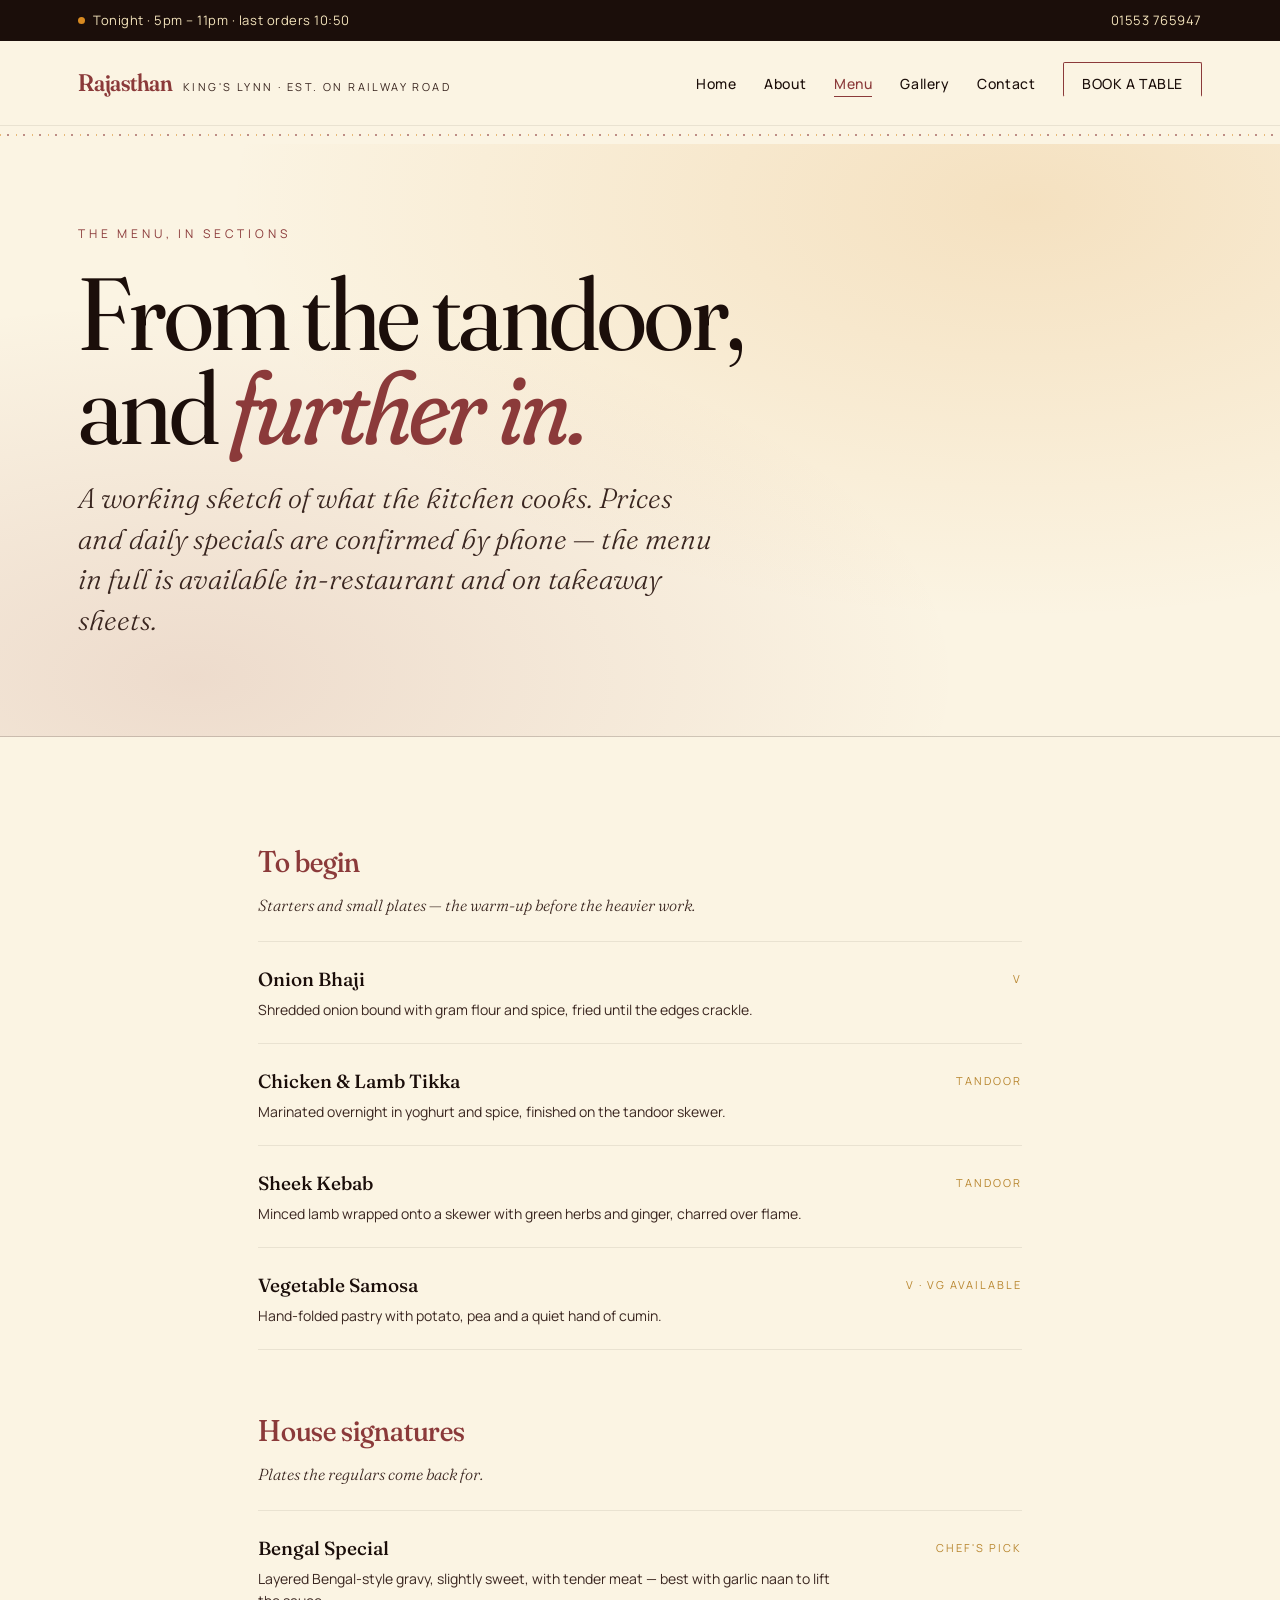
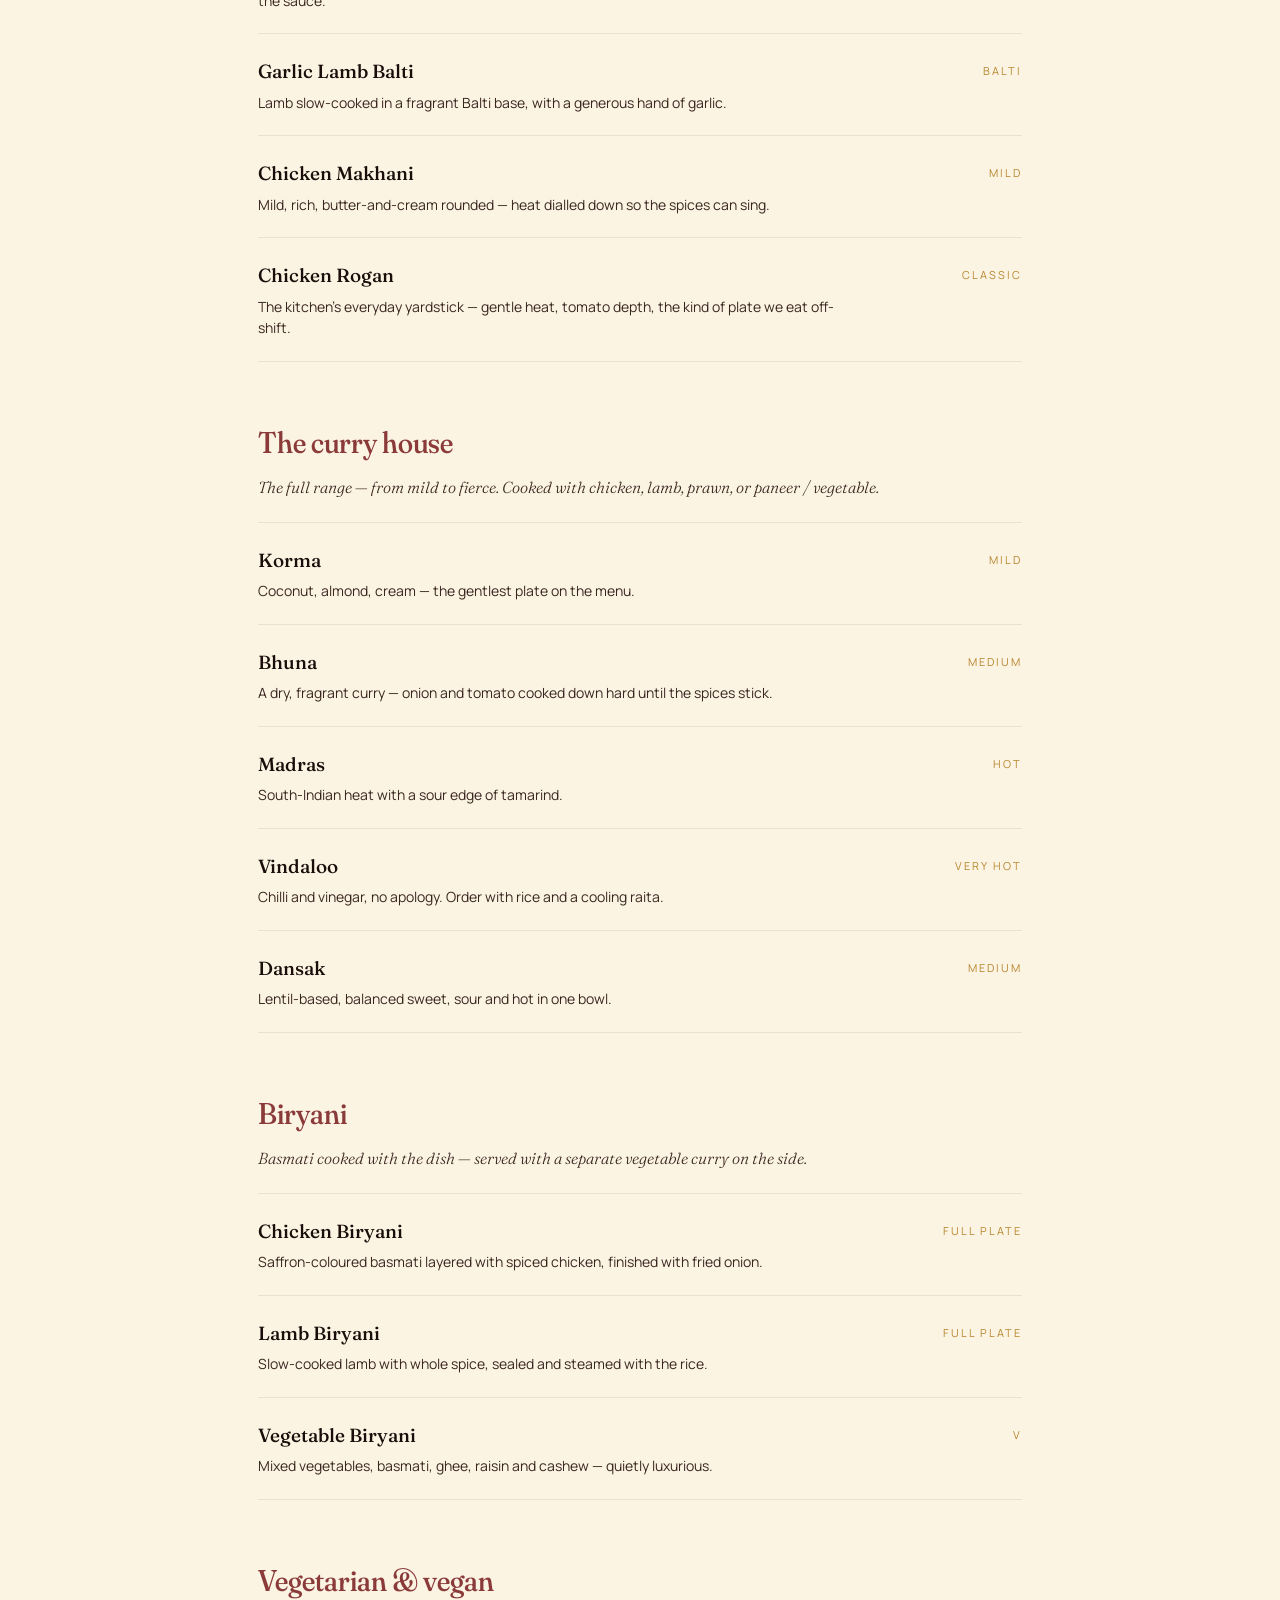
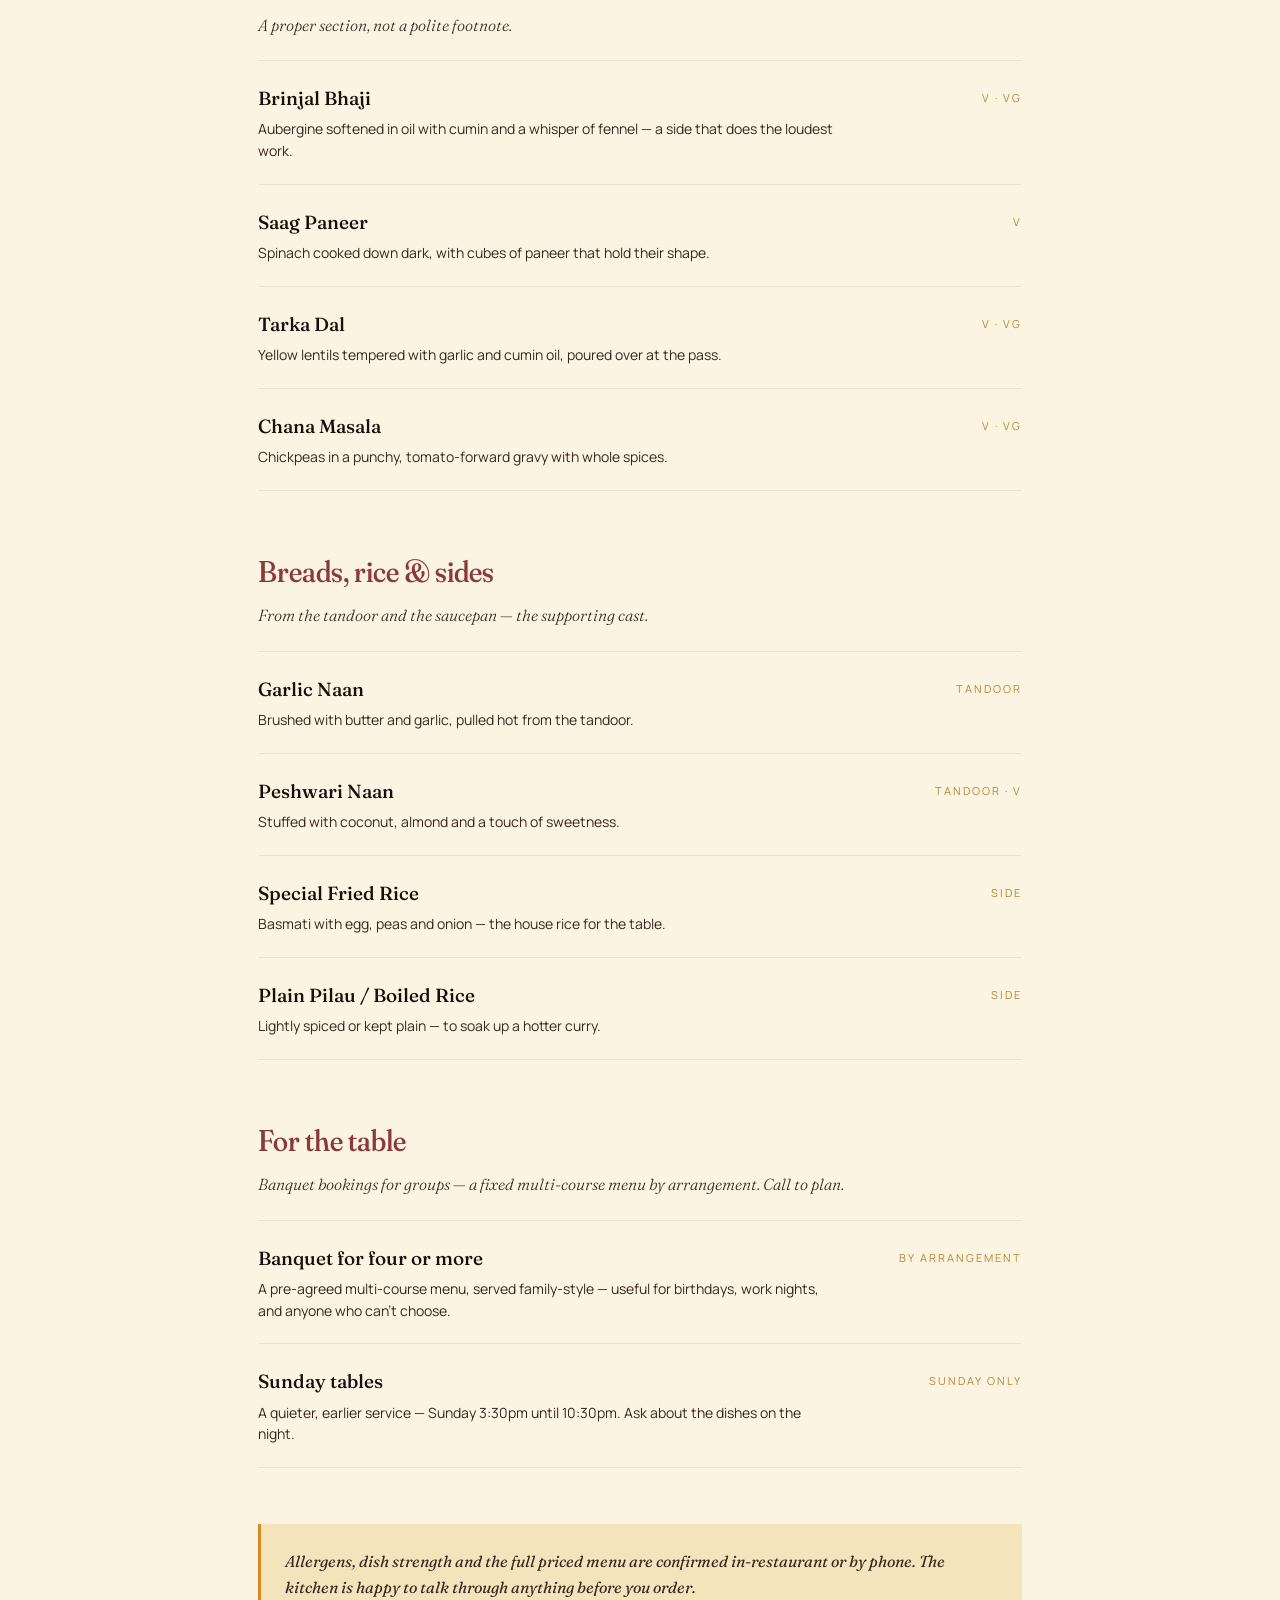
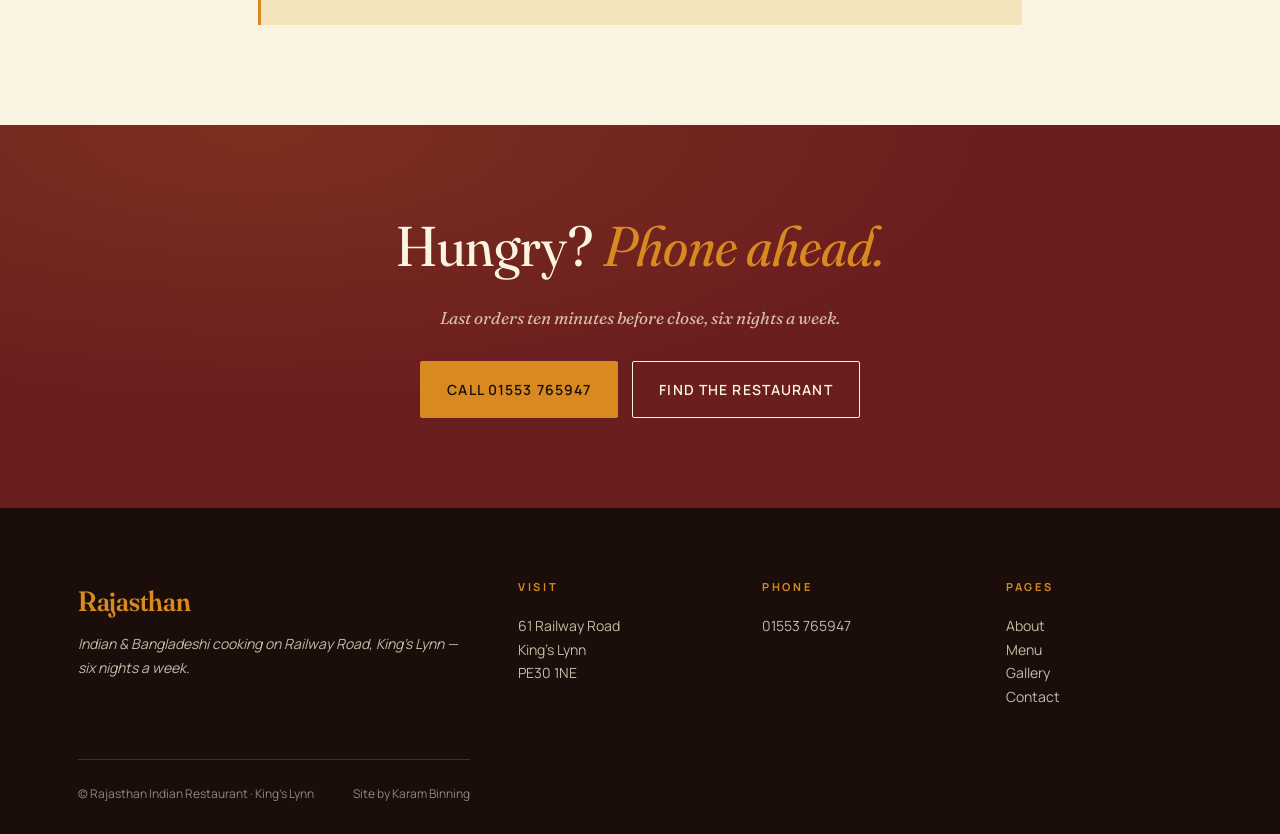
<file: services.html>
<!DOCTYPE html>
<html lang="en">
<head>
<meta charset="utf-8">
<meta name="viewport" content="width=device-width, initial-scale=1">
<title>Menu — Rajasthan Indian Restaurant, King's Lynn</title>
<meta name="description" content="Menu sections at Rajasthan, King's Lynn: starters, tandoor, curries, biryani, Balti, breads, rice, vegetarian and vegan. Dine in, takeaway and delivery.">
<link rel="stylesheet" href="style.css">
</head>
<body>

<div class="topbar">
  <div class="wrap">
    <span class="open-status">Tonight · 5pm – 11pm · last orders 10:50</span>
    <a href="tel:+441553765947">01553 765947</a>
  </div>
</div>

<header class="site-header">
  <div class="wrap">
    <a href="index.html" class="brand">
      <span class="brand-mark">Rajasthan</span>
      <span class="brand-sub">King's Lynn · est. on Railway Road</span>
    </a>
    <nav class="main-nav">
      <ul>
        <li><a href="index.html">Home</a></li>
        <li><a href="about.html">About</a></li>
        <li><a href="services.html" class="is-current">Menu</a></li>
        <li><a href="gallery.html">Gallery</a></li>
        <li><a href="contact.html">Contact</a></li>
        <li><a href="tel:+441553765947" class="nav-cta">Book a table</a></li>
      </ul>
    </nav>
  </div>
</header>

<div class="jali"></div>

<section class="hero" style="padding:80px 0 60px;">
  <div class="wrap">
    <p class="hero-eyebrow">The menu, in sections</p>
    <h1 style="font-size:clamp(48px,8vw,108px);">From the tandoor,<br>and <span class="accent">further in.</span></h1>
    <p class="hero-lede" style="margin-top:24px;">A working sketch of what the kitchen cooks. Prices and daily specials are confirmed by phone — the menu in full is available in-restaurant and on takeaway sheets.</p>
  </div>
</section>

<section>
  <div class="wrap-narrow">

    <div class="menu-section">
      <h3>To begin</h3>
      <p class="sub">Starters and small plates — the warm-up before the heavier work.</p>
      <div class="menu-list">
        <div class="item">
          <div>
            <div class="item-name">Onion Bhaji</div>
            <div class="item-desc">Shredded onion bound with gram flour and spice, fried until the edges crackle.</div>
          </div>
          <div class="item-tag">v</div>
        </div>
        <div class="item">
          <div>
            <div class="item-name">Chicken &amp; Lamb Tikka</div>
            <div class="item-desc">Marinated overnight in yoghurt and spice, finished on the tandoor skewer.</div>
          </div>
          <div class="item-tag">tandoor</div>
        </div>
        <div class="item">
          <div>
            <div class="item-name">Sheek Kebab</div>
            <div class="item-desc">Minced lamb wrapped onto a skewer with green herbs and ginger, charred over flame.</div>
          </div>
          <div class="item-tag">tandoor</div>
        </div>
        <div class="item">
          <div>
            <div class="item-name">Vegetable Samosa</div>
            <div class="item-desc">Hand-folded pastry with potato, pea and a quiet hand of cumin.</div>
          </div>
          <div class="item-tag">v · vg available</div>
        </div>
      </div>
    </div>

    <div class="menu-section">
      <h3>House signatures</h3>
      <p class="sub">Plates the regulars come back for.</p>
      <div class="menu-list">
        <div class="item">
          <div>
            <div class="item-name">Bengal Special</div>
            <div class="item-desc">Layered Bengal-style gravy, slightly sweet, with tender meat — best with garlic naan to lift the sauce.</div>
          </div>
          <div class="item-tag">chef's pick</div>
        </div>
        <div class="item">
          <div>
            <div class="item-name">Garlic Lamb Balti</div>
            <div class="item-desc">Lamb slow-cooked in a fragrant Balti base, with a generous hand of garlic.</div>
          </div>
          <div class="item-tag">balti</div>
        </div>
        <div class="item">
          <div>
            <div class="item-name">Chicken Makhani</div>
            <div class="item-desc">Mild, rich, butter-and-cream rounded — heat dialled down so the spices can sing.</div>
          </div>
          <div class="item-tag">mild</div>
        </div>
        <div class="item">
          <div>
            <div class="item-name">Chicken Rogan</div>
            <div class="item-desc">The kitchen's everyday yardstick — gentle heat, tomato depth, the kind of plate we eat off-shift.</div>
          </div>
          <div class="item-tag">classic</div>
        </div>
      </div>
    </div>

    <div class="menu-section">
      <h3>The curry house</h3>
      <p class="sub">The full range — from mild to fierce. Cooked with chicken, lamb, prawn, or paneer / vegetable.</p>
      <div class="menu-list">
        <div class="item">
          <div>
            <div class="item-name">Korma</div>
            <div class="item-desc">Coconut, almond, cream — the gentlest plate on the menu.</div>
          </div>
          <div class="item-tag">mild</div>
        </div>
        <div class="item">
          <div>
            <div class="item-name">Bhuna</div>
            <div class="item-desc">A dry, fragrant curry — onion and tomato cooked down hard until the spices stick.</div>
          </div>
          <div class="item-tag">medium</div>
        </div>
        <div class="item">
          <div>
            <div class="item-name">Madras</div>
            <div class="item-desc">South-Indian heat with a sour edge of tamarind.</div>
          </div>
          <div class="item-tag">hot</div>
        </div>
        <div class="item">
          <div>
            <div class="item-name">Vindaloo</div>
            <div class="item-desc">Chilli and vinegar, no apology. Order with rice and a cooling raita.</div>
          </div>
          <div class="item-tag">very hot</div>
        </div>
        <div class="item">
          <div>
            <div class="item-name">Dansak</div>
            <div class="item-desc">Lentil-based, balanced sweet, sour and hot in one bowl.</div>
          </div>
          <div class="item-tag">medium</div>
        </div>
      </div>
    </div>

    <div class="menu-section">
      <h3>Biryani</h3>
      <p class="sub">Basmati cooked with the dish — served with a separate vegetable curry on the side.</p>
      <div class="menu-list">
        <div class="item">
          <div>
            <div class="item-name">Chicken Biryani</div>
            <div class="item-desc">Saffron-coloured basmati layered with spiced chicken, finished with fried onion.</div>
          </div>
          <div class="item-tag">full plate</div>
        </div>
        <div class="item">
          <div>
            <div class="item-name">Lamb Biryani</div>
            <div class="item-desc">Slow-cooked lamb with whole spice, sealed and steamed with the rice.</div>
          </div>
          <div class="item-tag">full plate</div>
        </div>
        <div class="item">
          <div>
            <div class="item-name">Vegetable Biryani</div>
            <div class="item-desc">Mixed vegetables, basmati, ghee, raisin and cashew — quietly luxurious.</div>
          </div>
          <div class="item-tag">v</div>
        </div>
      </div>
    </div>

    <div class="menu-section">
      <h3>Vegetarian &amp; vegan</h3>
      <p class="sub">A proper section, not a polite footnote.</p>
      <div class="menu-list">
        <div class="item">
          <div>
            <div class="item-name">Brinjal Bhaji</div>
            <div class="item-desc">Aubergine softened in oil with cumin and a whisper of fennel — a side that does the loudest work.</div>
          </div>
          <div class="item-tag">v · vg</div>
        </div>
        <div class="item">
          <div>
            <div class="item-name">Saag Paneer</div>
            <div class="item-desc">Spinach cooked down dark, with cubes of paneer that hold their shape.</div>
          </div>
          <div class="item-tag">v</div>
        </div>
        <div class="item">
          <div>
            <div class="item-name">Tarka Dal</div>
            <div class="item-desc">Yellow lentils tempered with garlic and cumin oil, poured over at the pass.</div>
          </div>
          <div class="item-tag">v · vg</div>
        </div>
        <div class="item">
          <div>
            <div class="item-name">Chana Masala</div>
            <div class="item-desc">Chickpeas in a punchy, tomato-forward gravy with whole spices.</div>
          </div>
          <div class="item-tag">v · vg</div>
        </div>
      </div>
    </div>

    <div class="menu-section">
      <h3>Breads, rice &amp; sides</h3>
      <p class="sub">From the tandoor and the saucepan — the supporting cast.</p>
      <div class="menu-list">
        <div class="item">
          <div>
            <div class="item-name">Garlic Naan</div>
            <div class="item-desc">Brushed with butter and garlic, pulled hot from the tandoor.</div>
          </div>
          <div class="item-tag">tandoor</div>
        </div>
        <div class="item">
          <div>
            <div class="item-name">Peshwari Naan</div>
            <div class="item-desc">Stuffed with coconut, almond and a touch of sweetness.</div>
          </div>
          <div class="item-tag">tandoor · v</div>
        </div>
        <div class="item">
          <div>
            <div class="item-name">Special Fried Rice</div>
            <div class="item-desc">Basmati with egg, peas and onion — the house rice for the table.</div>
          </div>
          <div class="item-tag">side</div>
        </div>
        <div class="item">
          <div>
            <div class="item-name">Plain Pilau / Boiled Rice</div>
            <div class="item-desc">Lightly spiced or kept plain — to soak up a hotter curry.</div>
          </div>
          <div class="item-tag">side</div>
        </div>
      </div>
    </div>

    <div class="menu-section">
      <h3>For the table</h3>
      <p class="sub">Banquet bookings for groups — a fixed multi-course menu by arrangement. Call to plan.</p>
      <div class="menu-list">
        <div class="item">
          <div>
            <div class="item-name">Banquet for four or more</div>
            <div class="item-desc">A pre-agreed multi-course menu, served family-style — useful for birthdays, work nights, and anyone who can't choose.</div>
          </div>
          <div class="item-tag">by arrangement</div>
        </div>
        <div class="item">
          <div>
            <div class="item-name">Sunday tables</div>
            <div class="item-desc">A quieter, earlier service — Sunday 3:30pm until 10:30pm. Ask about the dishes on the night.</div>
          </div>
          <div class="item-tag">Sunday only</div>
        </div>
      </div>
    </div>

    <p style="font-family:'Fraunces',serif;font-style:italic;color:var(--ink-soft);font-size:16px;margin-top:48px;padding:24px;background:var(--sand);border-left:3px solid var(--saffron);">Allergens, dish strength and the full priced menu are confirmed in-restaurant or by phone. The kitchen is happy to talk through anything before you order.</p>
  </div>
</section>

<section class="cta-band">
  <div class="wrap-narrow">
    <h2>Hungry? <em>Phone ahead.</em></h2>
    <p class="meta">Last orders ten minutes before close, six nights a week.</p>
    <div style="display:flex;gap:14px;justify-content:center;flex-wrap:wrap;">
      <a href="tel:+441553765947" class="btn btn-primary">Call 01553 765947</a>
      <a href="contact.html" class="btn btn-ghost">Find the restaurant</a>
    </div>
  </div>
</section>

<footer>
  <div class="wrap">
    <div>
      <div class="brand-mark">Rajasthan</div>
      <p style="font-style:italic;">Indian &amp; Bangladeshi cooking on Railway Road, King's Lynn — six nights a week.</p>
    </div>
    <div>
      <h5>Visit</h5>
      <p>61 Railway Road<br>King's Lynn<br>PE30 1NE</p>
    </div>
    <div>
      <h5>Phone</h5>
      <p><a href="tel:+441553765947">01553 765947</a></p>
    </div>
    <div>
      <h5>Pages</h5>
      <ul>
        <li><a href="about.html">About</a></li>
        <li><a href="services.html">Menu</a></li>
        <li><a href="gallery.html">Gallery</a></li>
        <li><a href="contact.html">Contact</a></li>
      </ul>
    </div>
  </div>
  <div class="wrap">
    <div class="legal">
      <span>&copy; Rajasthan Indian Restaurant · King's Lynn</span>
      <span>Site by Karam Binning</span>
    </div>
  </div>
</footer>

</body>
</html>
</file>
<file: style.css>
/* Rajasthan Indian Restaurant — Karam Binning build */

@import url('https://fonts.googleapis.com/css2?family=Fraunces:opsz,wght,SOFT,WONK@9..144,300..900,0..100,0..1&family=Manrope:wght@300;400;500;600;700&display=swap');

:root {
  --ink: #1B0E0A;
  --ink-soft: #3a2620;
  --sand: #F4E4BC;
  --sand-deep: #E8D5AE;
  --cream: #FBF4E3;
  --red: #8B3A3A;
  --red-deep: #6B1E1E;
  --saffron: #D88A21;
  --gold: #B8862F;
  --line: rgba(27, 14, 10, 0.18);
  --line-soft: rgba(27, 14, 10, 0.08);
}

* { box-sizing: border-box; margin: 0; padding: 0; }

html { scroll-behavior: smooth; }

body {
  font-family: 'Manrope', system-ui, sans-serif;
  font-weight: 400;
  font-size: 17px;
  line-height: 1.65;
  color: var(--ink);
  background: var(--cream);
  -webkit-font-smoothing: antialiased;
}

img { max-width: 100%; display: block; }
a { color: inherit; text-decoration: none; }

/* ---------- Layout ---------- */

.wrap {
  max-width: 1180px;
  margin: 0 auto;
  padding: 0 28px;
}

.wrap-narrow {
  max-width: 820px;
  margin: 0 auto;
  padding: 0 28px;
}

/* ---------- Top bar ---------- */

.topbar {
  background: var(--ink);
  color: var(--sand);
  font-family: 'Manrope', sans-serif;
  font-size: 13px;
  letter-spacing: 0.04em;
}
.topbar .wrap {
  display: flex;
  justify-content: space-between;
  align-items: center;
  padding-top: 10px;
  padding-bottom: 10px;
  flex-wrap: wrap;
  gap: 12px;
}
.topbar a { color: var(--sand); }
.topbar .open-status {
  display: inline-flex;
  align-items: center;
  gap: 8px;
}
.topbar .open-status::before {
  content: "";
  width: 7px; height: 7px;
  background: var(--saffron);
  border-radius: 50%;
  display: inline-block;
}

/* ---------- Header / Nav ---------- */

.site-header {
  background: var(--cream);
  border-bottom: 1px solid var(--line-soft);
  position: sticky;
  top: 0;
  z-index: 50;
  backdrop-filter: blur(8px);
}
.site-header .wrap {
  display: flex;
  align-items: center;
  justify-content: space-between;
  padding-top: 22px;
  padding-bottom: 22px;
  gap: 28px;
}
.brand {
  display: flex;
  align-items: baseline;
  gap: 10px;
}
.brand-mark {
  font-family: 'Fraunces', serif;
  font-weight: 600;
  font-size: 24px;
  color: var(--red);
  letter-spacing: -0.01em;
  font-variation-settings: 'SOFT' 50, 'opsz' 144;
}
.brand-sub {
  font-family: 'Manrope', sans-serif;
  font-size: 11px;
  letter-spacing: 0.22em;
  text-transform: uppercase;
  color: var(--ink-soft);
}
nav.main-nav ul {
  list-style: none;
  display: flex;
  gap: 28px;
  align-items: center;
}
nav.main-nav a {
  font-family: 'Manrope', sans-serif;
  font-size: 14px;
  font-weight: 500;
  letter-spacing: 0.04em;
  color: var(--ink);
  padding-bottom: 3px;
  border-bottom: 1px solid transparent;
  transition: border-color 200ms ease, color 200ms ease;
}
nav.main-nav a:hover {
  color: var(--red);
  border-bottom-color: var(--saffron);
}
nav.main-nav a.is-current {
  color: var(--red);
  border-bottom-color: var(--red);
}
.nav-cta {
  font-family: 'Manrope', sans-serif;
  font-size: 13px;
  letter-spacing: 0.06em;
  text-transform: uppercase;
  padding: 11px 18px;
  border: 1px solid var(--red);
  color: var(--red);
  border-radius: 2px;
  transition: background 200ms ease, color 200ms ease;
}
.nav-cta:hover {
  background: var(--red);
  color: var(--cream);
}

/* ---------- Jali (stone-screen) divider ---------- */

.jali {
  display: block;
  height: 18px;
  background-image:
    radial-gradient(circle at 8px 9px, var(--red) 1.2px, transparent 1.5px),
    radial-gradient(circle at 0 9px, var(--saffron) 0.9px, transparent 1.2px);
  background-size: 16px 18px;
  background-position: 0 0;
  opacity: 0.55;
}

.rule {
  display: flex;
  align-items: center;
  gap: 14px;
  color: var(--gold);
  font-family: 'Fraunces', serif;
  font-size: 14px;
  letter-spacing: 0.3em;
  text-transform: uppercase;
  margin-bottom: 22px;
}
.rule::before, .rule::after {
  content: "";
  flex: 1;
  height: 1px;
  background: var(--gold);
  opacity: 0.45;
}
.rule.left { justify-content: flex-start; }
.rule.left::after { display: none; }
.rule.left::before { display: none; }
.rule.left .rule-text {
  border-left: 2px solid var(--saffron);
  padding-left: 14px;
}

/* ---------- Hero ---------- */

.hero {
  background:
    radial-gradient(ellipse at 80% 10%, rgba(216, 138, 33, 0.18), transparent 55%),
    radial-gradient(ellipse at 15% 90%, rgba(138, 42, 42, 0.12), transparent 50%),
    var(--cream);
  padding: 90px 0 110px;
  position: relative;
  overflow: hidden;
}
.hero::after {
  content: "";
  position: absolute;
  inset: auto 0 0 0;
  height: 1px;
  background: var(--line);
}
.hero-eyebrow {
  font-family: 'Manrope', sans-serif;
  font-size: 12px;
  letter-spacing: 0.32em;
  text-transform: uppercase;
  color: var(--red);
  margin-bottom: 22px;
}
.hero h1 {
  font-family: 'Fraunces', serif;
  font-weight: 400;
  font-size: clamp(56px, 11vw, 168px);
  line-height: 0.92;
  letter-spacing: -0.025em;
  color: var(--ink);
  font-variation-settings: 'SOFT' 30, 'opsz' 144, 'WONK' 0;
  margin-bottom: 24px;
}
.hero h1 .accent {
  color: var(--red);
  font-style: italic;
  font-variation-settings: 'SOFT' 100, 'opsz' 144, 'WONK' 1;
}
.hero-lede {
  font-family: 'Fraunces', serif;
  font-weight: 300;
  font-style: italic;
  font-size: clamp(20px, 2.4vw, 28px);
  line-height: 1.45;
  max-width: 640px;
  color: var(--ink-soft);
  margin-bottom: 36px;
}
.hero-meta {
  display: flex;
  flex-wrap: wrap;
  gap: 14px;
  align-items: center;
}
.btn {
  font-family: 'Manrope', sans-serif;
  font-size: 14px;
  font-weight: 600;
  letter-spacing: 0.08em;
  text-transform: uppercase;
  padding: 16px 26px;
  border-radius: 2px;
  display: inline-flex;
  align-items: center;
  gap: 10px;
  transition: transform 200ms ease, background 200ms ease, color 200ms ease;
}
.btn-primary {
  background: var(--red);
  color: var(--cream);
  border: 1px solid var(--red);
}
.btn-primary:hover {
  background: var(--red-deep);
  border-color: var(--red-deep);
  transform: translateY(-1px);
}
.btn-ghost {
  background: transparent;
  color: var(--ink);
  border: 1px solid var(--ink);
}
.btn-ghost:hover {
  background: var(--ink);
  color: var(--cream);
}

/* ---------- Sections ---------- */

section {
  padding: 100px 0;
}
section.tight {
  padding: 70px 0;
}

.section-head {
  margin-bottom: 56px;
  max-width: 720px;
}
.section-head h2 {
  font-family: 'Fraunces', serif;
  font-weight: 400;
  font-size: clamp(36px, 5vw, 58px);
  line-height: 1.05;
  letter-spacing: -0.015em;
  font-variation-settings: 'SOFT' 40, 'opsz' 96;
  color: var(--ink);
}
.section-head h2 em {
  font-style: italic;
  color: var(--red);
  font-variation-settings: 'SOFT' 100, 'opsz' 96, 'WONK' 1;
}
.section-head p {
  font-family: 'Fraunces', serif;
  font-weight: 300;
  font-size: 19px;
  font-style: italic;
  color: var(--ink-soft);
  margin-top: 18px;
  line-height: 1.55;
}

/* ---------- Two-column intro ---------- */

.intro-grid {
  display: grid;
  grid-template-columns: 1.05fr 1fr;
  gap: 80px;
  align-items: start;
}
.intro-grid .lead p {
  margin-bottom: 22px;
}
.intro-grid .lead p:first-of-type::first-letter {
  font-family: 'Fraunces', serif;
  font-weight: 500;
  font-size: 64px;
  float: left;
  line-height: 0.9;
  padding: 6px 10px 0 0;
  color: var(--red);
}
.facts {
  background: var(--sand);
  padding: 38px 36px;
  border-top: 3px solid var(--red);
}
.facts dt {
  font-family: 'Manrope', sans-serif;
  font-size: 11px;
  letter-spacing: 0.22em;
  text-transform: uppercase;
  color: var(--ink-soft);
  margin-top: 22px;
}
.facts dt:first-of-type { margin-top: 0; }
.facts dd {
  font-family: 'Fraunces', serif;
  font-weight: 400;
  font-size: 22px;
  line-height: 1.35;
  color: var(--ink);
  margin-top: 4px;
}
.facts dd a:hover { color: var(--red); }

/* ---------- Menu cards ---------- */

.dish-grid {
  display: grid;
  grid-template-columns: repeat(3, 1fr);
  gap: 32px;
}
.dish-card {
  background: var(--cream);
  border: 1px solid var(--line);
  padding: 32px 28px;
  position: relative;
  transition: transform 250ms ease, box-shadow 250ms ease, border-color 250ms ease;
}
.dish-card:hover {
  transform: translateY(-4px);
  box-shadow: 0 18px 40px -28px rgba(27, 14, 10, 0.35);
  border-color: var(--gold);
}
.dish-card .badge {
  font-family: 'Manrope', sans-serif;
  font-size: 10px;
  letter-spacing: 0.28em;
  text-transform: uppercase;
  color: var(--gold);
  margin-bottom: 14px;
  display: block;
}
.dish-card h3 {
  font-family: 'Fraunces', serif;
  font-weight: 500;
  font-size: 26px;
  line-height: 1.15;
  margin-bottom: 12px;
  font-variation-settings: 'SOFT' 50, 'opsz' 72;
}
.dish-card p {
  font-size: 15px;
  color: var(--ink-soft);
  line-height: 1.6;
}

/* ---------- Menu (services) list ---------- */

.menu-section {
  margin-bottom: 56px;
}
.menu-section h3 {
  font-family: 'Fraunces', serif;
  font-weight: 500;
  font-size: 30px;
  font-variation-settings: 'SOFT' 60, 'opsz' 96;
  color: var(--red);
  margin-bottom: 6px;
}
.menu-section .sub {
  font-family: 'Fraunces', serif;
  font-style: italic;
  font-weight: 300;
  color: var(--ink-soft);
  margin-bottom: 22px;
  font-size: 16px;
}
.menu-list {
  border-top: 1px solid var(--line-soft);
}
.menu-list .item {
  display: flex;
  justify-content: space-between;
  gap: 28px;
  padding: 22px 0;
  border-bottom: 1px solid var(--line-soft);
}
.menu-list .item-name {
  font-family: 'Fraunces', serif;
  font-weight: 500;
  font-size: 19px;
  margin-bottom: 4px;
}
.menu-list .item-desc {
  font-size: 14px;
  color: var(--ink-soft);
  max-width: 580px;
  line-height: 1.55;
}
.menu-list .item-tag {
  font-family: 'Manrope', sans-serif;
  font-size: 11px;
  letter-spacing: 0.18em;
  text-transform: uppercase;
  color: var(--gold);
  white-space: nowrap;
  padding-top: 6px;
}

/* ---------- Hours ---------- */

.hours-band {
  background: var(--ink);
  color: var(--sand);
  padding: 64px 0;
  border-top: 4px solid var(--red);
}
.hours-band .wrap {
  display: grid;
  grid-template-columns: 1fr 1.4fr;
  gap: 64px;
  align-items: center;
}
.hours-band h2 {
  font-family: 'Fraunces', serif;
  font-weight: 400;
  font-size: 44px;
  line-height: 1.05;
  font-variation-settings: 'SOFT' 50, 'opsz' 96;
}
.hours-band h2 em {
  font-style: italic;
  color: var(--saffron);
}
.hours-table {
  width: 100%;
  border-collapse: collapse;
}
.hours-table tr {
  border-bottom: 1px solid rgba(245, 233, 210, 0.18);
}
.hours-table td {
  padding: 14px 0;
  font-family: 'Fraunces', serif;
  font-size: 18px;
  font-weight: 400;
}
.hours-table td:first-child {
  color: var(--sand-deep);
  letter-spacing: 0.04em;
}
.hours-table td.closed {
  color: rgba(245, 233, 210, 0.55);
  font-style: italic;
}
.hours-table td:last-child {
  text-align: right;
  font-variation-settings: 'SOFT' 50, 'opsz' 48;
}

/* ---------- About ---------- */

.about-grid {
  display: grid;
  grid-template-columns: 1fr 1fr;
  gap: 80px;
  align-items: start;
}
.about-grid .col-right {
  position: sticky;
  top: 100px;
}
.pullquote {
  font-family: 'Fraunces', serif;
  font-style: italic;
  font-weight: 300;
  font-size: 30px;
  line-height: 1.35;
  color: var(--red);
  border-left: 3px solid var(--saffron);
  padding: 8px 0 8px 24px;
  margin: 36px 0;
}
.about-grid p { margin-bottom: 18px; }

.values {
  display: grid;
  grid-template-columns: repeat(3, 1fr);
  gap: 32px;
  margin-top: 24px;
}
.value h4 {
  font-family: 'Fraunces', serif;
  font-weight: 500;
  font-size: 22px;
  color: var(--red);
  margin-bottom: 8px;
}
.value p {
  font-size: 15px;
  color: var(--ink-soft);
}

/* ---------- Contact ---------- */

.contact-grid {
  display: grid;
  grid-template-columns: 1fr 1.2fr;
  gap: 64px;
  align-items: start;
}
.contact-card {
  background: var(--sand);
  padding: 44px 36px;
  border-top: 3px solid var(--red);
}
.contact-card h3 {
  font-family: 'Fraunces', serif;
  font-weight: 500;
  font-size: 26px;
  margin-bottom: 4px;
}
.contact-card .row {
  margin-top: 26px;
}
.contact-card .label {
  font-family: 'Manrope', sans-serif;
  font-size: 11px;
  letter-spacing: 0.22em;
  text-transform: uppercase;
  color: var(--ink-soft);
  margin-bottom: 4px;
}
.contact-card .val {
  font-family: 'Fraunces', serif;
  font-size: 22px;
  font-weight: 400;
  line-height: 1.35;
}
.contact-card .val a:hover { color: var(--red); }
.map-frame {
  border: 1px solid var(--line);
  height: 100%;
  min-height: 460px;
  overflow: hidden;
}
.map-frame iframe {
  width: 100%;
  height: 100%;
  border: 0;
  display: block;
  min-height: 460px;
  filter: sepia(0.18) hue-rotate(-8deg) saturate(0.95);
}

/* ---------- Gallery placeholder ---------- */

.gallery-grid {
  display: grid;
  grid-template-columns: repeat(3, 1fr);
  gap: 24px;
}
.gallery-tile {
  aspect-ratio: 4 / 5;
  background:
    linear-gradient(135deg, rgba(216, 138, 33, 0.12), rgba(138, 42, 42, 0.08)),
    var(--sand);
  border: 1px solid var(--line);
  display: flex;
  align-items: center;
  justify-content: center;
  position: relative;
  overflow: hidden;
}
.gallery-tile.tall { aspect-ratio: 3 / 5; }
.gallery-tile.wide { aspect-ratio: 5 / 4; }
.gallery-tile::after {
  content: "";
  position: absolute;
  inset: 16px;
  border: 1px solid rgba(184, 134, 47, 0.35);
  pointer-events: none;
}
.gallery-tile span {
  font-family: 'Fraunces', serif;
  font-style: italic;
  font-size: 15px;
  color: var(--ink-soft);
  letter-spacing: 0.05em;
  text-align: center;
  max-width: 70%;
}
.gallery-note {
  background: var(--sand);
  padding: 24px 28px;
  border-left: 3px solid var(--saffron);
  font-family: 'Fraunces', serif;
  font-style: italic;
  font-size: 17px;
  color: var(--ink-soft);
  margin-bottom: 40px;
}

/* ---------- Final CTA ---------- */

.cta-band {
  background:
    radial-gradient(ellipse at 20% 0%, rgba(216, 138, 33, 0.16), transparent 50%),
    var(--red-deep);
  color: var(--cream);
  padding: 90px 0;
  text-align: center;
}
.cta-band h2 {
  font-family: 'Fraunces', serif;
  font-weight: 400;
  font-size: clamp(36px, 5vw, 56px);
  line-height: 1.1;
  font-variation-settings: 'SOFT' 40, 'opsz' 96;
  max-width: 720px;
  margin: 0 auto 28px;
}
.cta-band h2 em {
  font-style: italic;
  color: var(--saffron);
}
.cta-band .meta {
  font-family: 'Fraunces', serif;
  font-style: italic;
  color: rgba(245, 233, 210, 0.78);
  margin-bottom: 28px;
}
.cta-band .btn-primary {
  background: var(--saffron);
  border-color: var(--saffron);
  color: var(--ink);
}
.cta-band .btn-primary:hover {
  background: var(--cream);
  border-color: var(--cream);
}
.cta-band .btn-ghost {
  color: var(--cream);
  border-color: var(--cream);
}
.cta-band .btn-ghost:hover {
  background: var(--cream);
  color: var(--ink);
}

/* ---------- Footer ---------- */

footer {
  background: var(--ink);
  color: var(--sand);
  padding: 70px 0 30px;
}
footer .wrap {
  display: grid;
  grid-template-columns: 2fr 1fr 1fr 1fr;
  gap: 48px;
}
footer h5 {
  font-family: 'Manrope', sans-serif;
  font-size: 11px;
  letter-spacing: 0.24em;
  text-transform: uppercase;
  color: var(--saffron);
  margin-bottom: 18px;
}
footer .brand-mark {
  color: var(--saffron);
  font-size: 28px;
  margin-bottom: 8px;
}
footer p, footer li, footer a {
  font-size: 14px;
  color: rgba(245, 233, 210, 0.78);
  line-height: 1.7;
}
footer ul { list-style: none; }
footer a:hover { color: var(--cream); }
.legal {
  border-top: 1px solid rgba(245, 233, 210, 0.16);
  margin-top: 50px;
  padding-top: 24px;
  font-size: 12px;
  color: rgba(245, 233, 210, 0.55);
  display: flex;
  justify-content: space-between;
  flex-wrap: wrap;
  gap: 12px;
}

/* ---------- Reveal animation ---------- */

.reveal {
  opacity: 0;
  transform: translateY(20px);
  transition: opacity 800ms ease, transform 800ms ease;
}
.reveal.in {
  opacity: 1;
  transform: translateY(0);
}

/* ---------- Responsive ---------- */

@media (max-width: 980px) {
  .intro-grid,
  .hours-band .wrap,
  .about-grid,
  .contact-grid {
    grid-template-columns: 1fr;
    gap: 44px;
  }
  .about-grid .col-right { position: static; }
  .dish-grid,
  .gallery-grid {
    grid-template-columns: repeat(2, 1fr);
  }
  .values { grid-template-columns: 1fr; gap: 22px; }
  footer .wrap {
    grid-template-columns: 1fr 1fr;
  }
}

@media (max-width: 640px) {
  body { font-size: 16px; }
  .wrap, .wrap-narrow { padding: 0 20px; }
  .site-header .wrap {
    flex-direction: column;
    gap: 18px;
    align-items: flex-start;
    padding: 18px 20px;
  }
  nav.main-nav ul {
    flex-wrap: wrap;
    gap: 14px 18px;
  }
  .nav-cta { padding: 10px 14px; font-size: 12px; }
  .hero { padding: 60px 0 70px; }
  .hero h1 { font-size: clamp(52px, 16vw, 90px); }
  section { padding: 70px 0; }
  .dish-grid, .gallery-grid { grid-template-columns: 1fr; }
  .menu-list .item { flex-direction: column; gap: 6px; }
  .menu-list .item-tag { padding-top: 0; }
  footer .wrap { grid-template-columns: 1fr; gap: 32px; }
  .legal { flex-direction: column; }
  .hours-band h2 { font-size: 32px; }
  .topbar .wrap { font-size: 12px; }
}
</file>
